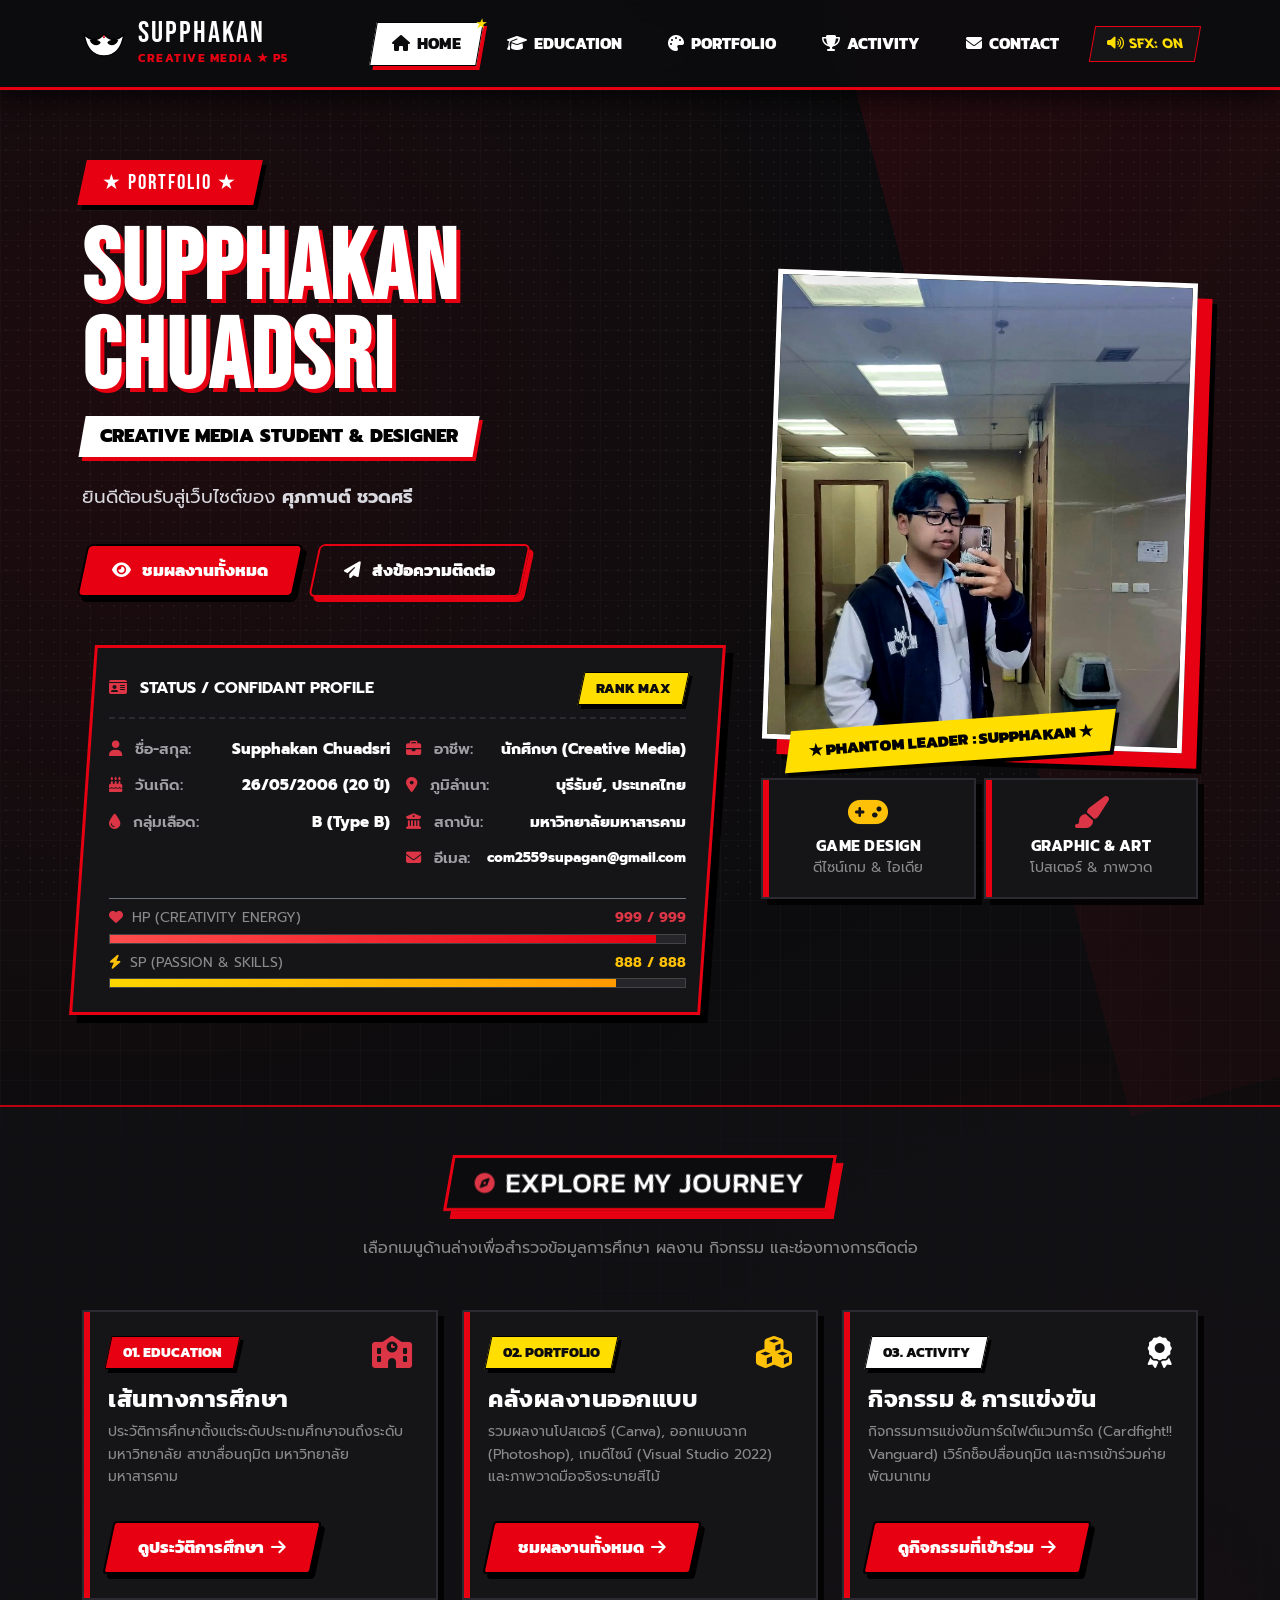
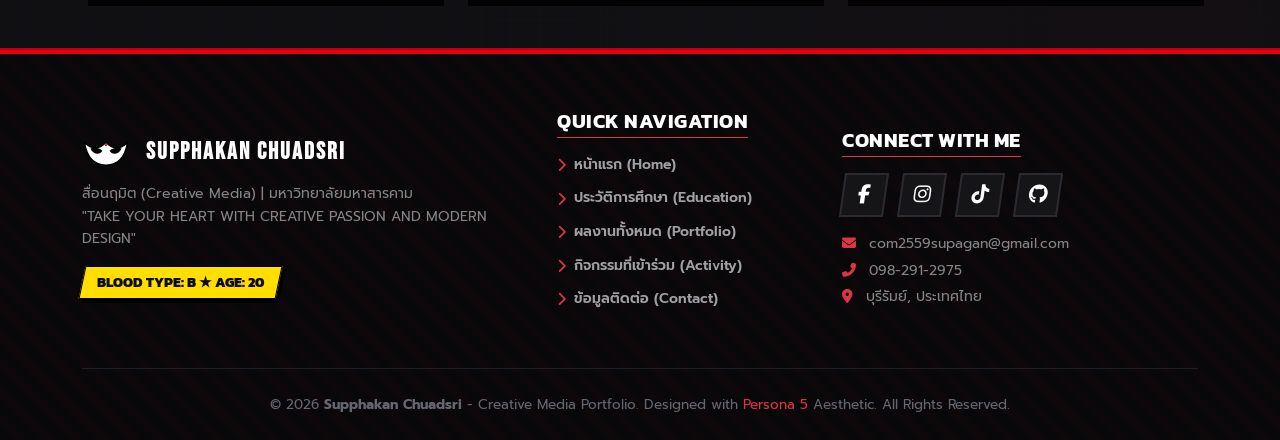
<file: index.html>
<!DOCTYPE html>
<html lang="th">
<head>
  <meta charset="UTF-8">
  <meta name="viewport" content="width=device-width, initial-scale=1.0">
  <title>Supphakan Chuadsri | Creative Media Portfolio - Persona 5 Theme</title>
  <meta name="description" content="พอร์ตโฟลิโอส่วนตัวของ Supphakan Chuadsri นักศึกษาสาขาสื่อนฤมิต (Creative Media) ในธีม Persona 5">
  
  <!-- Bootstrap 5 CSS -->
  <link href="https://cdn.jsdelivr.net/npm/bootstrap@5.3.3/dist/css/bootstrap.min.css" rel="stylesheet">
  
  <!-- Font Awesome 6 -->
  <link rel="stylesheet" href="https://cdnjs.cloudflare.com/ajax/libs/font-awesome/6.5.1/css/all.min.css">
  
  <!-- Google Fonts -->
  <link rel="preconnect" href="https://fonts.googleapis.com">
  <link rel="preconnect" href="https://fonts.gstatic.com" crossorigin>
  <link href="https://fonts.googleapis.com/css2?family=Bebas+Neue&family=Kanit:ital,wght@0,300;0,400;0,600;0,800;0,900;1,700;1,900&family=Prompt:ital,wght@0,300;0,400;0,600;0,700;1,400&display=swap" rel="stylesheet">
  
  <!-- Custom Persona 5 Stylesheet -->
  <link rel="stylesheet" href="assets/css/style.css">
</head>
<body>

  <!-- Halftone Dot Texture Background -->
  <div class="halftone-bg"></div>
  <div class="p5-slash-bg"></div>

  <!-- ========================================================================
       NAVIGATION BAR
       ======================================================================== -->
  <header>
    <nav class="navbar navbar-expand-lg p5-navbar">
      <div class="container">
        <!-- Brand / Persona Mask Logo -->
        <a class="navbar-brand navbar-brand-p5" href="index.html">
          <img src="assets/images/phantom-mask.svg" alt="Phantom Mask Logo" class="brand-mask-logo">
          <div class="brand-text">
            <span class="brand-name">SUPPHAKAN</span>
            <span class="brand-sub">CREATIVE MEDIA ★ P5</span>
          </div>
        </a>

        <!-- Mobile Menu Toggle Button -->
        <button class="navbar-toggler p5-toggler" type="button" data-bs-toggle="collapse" data-bs-target="#p5NavbarContent" aria-controls="p5NavbarContent" aria-expanded="false" aria-label="Toggle navigation">
          <i class="fas fa-bars fa-lg text-white"></i>
        </button>

        <!-- Nav Items -->
        <div class="collapse navbar-collapse justify-content-end" id="p5NavbarContent">
          <ul class="navbar-nav mb-2 mb-lg-0 align-items-lg-center">
            <li class="nav-item p5-nav-item">
              <a class="nav-link p5-nav-link active" href="index.html">
                <span><i class="fas fa-home me-1"></i> HOME</span>
              </a>
            </li>
            <li class="nav-item p5-nav-item">
              <a class="nav-link p5-nav-link" href="education.html">
                <span><i class="fas fa-graduation-cap me-1"></i> EDUCATION</span>
              </a>
            </li>
            <li class="nav-item p5-nav-item">
              <a class="nav-link p5-nav-link" href="portfolio.html">
                <span><i class="fas fa-palette me-1"></i> PORTFOLIO</span>
              </a>
            </li>
            <li class="nav-item p5-nav-item">
              <a class="nav-link p5-nav-link" href="activity.html">
                <span><i class="fas fa-trophy me-1"></i> ACTIVITY</span>
              </a>
            </li>
            <li class="nav-item p5-nav-item">
              <a class="nav-link p5-nav-link" href="contact.html">
                <span><i class="fas fa-envelope me-1"></i> CONTACT</span>
              </a>
            </li>
            <!-- Sound Effect Toggle Button -->
            <li class="nav-item mt-3 mt-lg-0">
              <button id="sfxToggleBtn" class="sfx-toggle-btn" title="เปิด/ปิด เสียงเอฟเฟกต์ Persona 5 UI">
                <span><i class="fas fa-volume-high me-1"></i> <span class="sfx-label">SFX: ON</span></span>
              </button>
            </li>
          </ul>
        </div>
      </div>
    </nav>
  </header>

  <!-- ========================================================================
       HERO / ABOUT ME SECTION
       ======================================================================== -->
  <main>
    <section class="hero-section">
      <div class="container">
        <div class="row align-items-center g-5">
          
          <!-- Left Column: Introduction & Bio -->
          <div class="col-lg-7">
            <div class="hero-calling-card-badge">
              <span>★ PORTFOLIO ★</span>
            </div>
            
            <h1 class="hero-name-hero text-uppercase">
              SUPPHAKAN<br>
              <span class="text-white">CHUADSRI</span>
            </h1>

            <div class="hero-role-badge">
              <span>CREATIVE MEDIA STUDENT & DESIGNER</span>
            </div>

            <p class="hero-bio-lead">
              ยินดีต้อนรับสู่เว็บไซต์ของ <strong>ศุภกานต์ ชวดศรี</strong> 
            </p>

            <!-- Persona 5 Calling Action Buttons -->
            <div class="d-flex flex-wrap gap-3 mb-5">
              <a href="portfolio.html" class="btn btn-p5">
                <span><i class="fas fa-eye me-2"></i> ชมผลงานทั้งหมด</span>
              </a>
              <a href="contact.html" class="btn btn-p5 btn-p5-outline">
                <span><i class="fas fa-paper-plane me-2"></i> ส่งข้อความติดต่อ</span>
              </a>
            </div>

            <!-- Quick Personal Info Grid (Persona 5 HUD Style) -->
            <div class="p5-hud-container">
              <div class="p5-hud-inner">
                <div class="p5-hud-header">
                  <span class="fw-bold text-white"><i class="fas fa-id-card text-danger me-2"></i> STATUS / CONFIDANT PROFILE</span>
                  <span class="p5-badge p5-badge-yellow"><span>RANK MAX</span></span>
                </div>
                
                <div class="row g-3">
                  <div class="col-sm-6">
                    <div class="p5-stat-row">
                      <span class="p5-stat-label"><i class="fas fa-user me-2 text-danger"></i> ชื่อ-สกุล:</span>
                      <span class="p5-stat-val">Supphakan Chuadsri</span>
                    </div>
                    <div class="p5-stat-row">
                      <span class="p5-stat-label"><i class="fas fa-birthday-cake me-2 text-danger"></i> วันเกิด:</span>
                      <span class="p5-stat-val">26/05/2006 (20 ปี)</span>
                    </div>
                    <div class="p5-stat-row">
                      <span class="p5-stat-label"><i class="fas fa-tint me-2 text-danger"></i> กลุ่มเลือด:</span>
                      <span class="p5-stat-val">B (Type B)</span>
                    </div>
                  </div>

                  <div class="col-sm-6">
                    <div class="p5-stat-row">
                      <span class="p5-stat-label"><i class="fas fa-briefcase me-2 text-danger"></i> อาชีพ:</span>
                      <span class="p5-stat-val">นักศึกษา (Creative Media)</span>
                    </div>
                    <div class="p5-stat-row">
                      <span class="p5-stat-label"><i class="fas fa-map-marker-alt me-2 text-danger"></i> ภูมิลำเนา:</span>
                      <span class="p5-stat-val">บุรีรัมย์, ประเทศไทย</span>
                    </div>
                    <div class="p5-stat-row">
                      <span class="p5-stat-label"><i class="fas fa-university me-2 text-danger"></i> สถาบัน:</span>
                      <span class="p5-stat-val">มหาวิทยาลัยมหาสารคาม</span>
                    </div>
                    <div class="p5-stat-row">
                      <span class="p5-stat-label"><i class="fas fa-envelope me-2 text-danger"></i> อีเมล:</span>
                      <span class="p5-stat-val" style="font-size: 0.85rem;">com2559supagan@gmail.com</span>
                    </div>
                  </div>
                </div>

                <!-- Persona 5 Creative Energy Gauges -->
                <div class="mt-3 pt-2 border-top border-secondary">
                  <div class="d-flex justify-content-between text-xs mb-1">
                    <span class="small text-white-50"><i class="fas fa-heart text-danger me-1"></i> HP (CREATIVITY ENERGY)</span>
                    <span class="small text-danger fw-bold">999 / 999</span>
                  </div>
                  <div class="p5-meter mb-2">
                    <div class="p5-meter-fill-hp"></div>
                  </div>

                  <div class="d-flex justify-content-between text-xs mb-1">
                    <span class="small text-white-50"><i class="fas fa-bolt text-warning me-1"></i> SP (PASSION & SKILLS)</span>
                    <span class="small text-warning fw-bold">888 / 888</span>
                  </div>
                  <div class="p5-meter">
                    <div class="p5-meter-fill-sp"></div>
                  </div>
                </div>

              </div>
            </div>

          </div>

          <!-- Right Column: Stylized Persona Profile Photo Frame -->
          <div class="col-lg-5">
            <div class="p5-avatar-wrapper text-center">
              <div class="p5-avatar-frame">
                <img src="assets/images/my.jpeg" alt="Supphakan Chuadsri Profile Photo" class="img-fluid">
              </div>
              <div class="p5-avatar-badge-bottom">
                <span>★ PHANTOM LEADER : SUPPHAKAN ★</span>
              </div>
            </div>

            <!-- Mini Skill Highlights -->
            <div class="row g-2 mt-4">
              <div class="col-6">
                <div class="p5-card p-3 text-center">
                  <i class="fas fa-gamepad fa-2x text-warning mb-2"></i>
                  <h6 class="mb-0 fw-bold">GAME DESIGN</h6>
                  <small class="text-white-50">ดีไซน์เกม & ไอเดีย</small>
                </div>
              </div>
              <div class="col-6">
                <div class="p5-card p-3 text-center">
                  <i class="fas fa-paint-brush fa-2x text-danger mb-2"></i>
                  <h6 class="mb-0 fw-bold">GRAPHIC & ART</h6>
                  <small class="text-white-50">โปสเตอร์ & ภาพวาด</small>
                </div>
              </div>
            </div>

          </div>

        </div>
      </div>
    </section>

    <!-- ======================================================================
         FEATURED PREVIEW SECTION (Persona 5 Calling Card Highlights)
         ====================================================================== -->
    <section class="py-5" style="background: rgba(18, 18, 22, 0.7); border-top: 2px solid var(--p5-red-dark); border-bottom: 2px solid var(--p5-red-dark);">
      <div class="container">
        
        <div class="text-center mb-5">
          <div class="p5-ribbon-title">
            <div class="inner">
              <i class="fas fa-compass text-danger fa-lg"></i>
              <h2 class="h3 mb-0 text-white text-uppercase">EXPLORE MY JOURNEY</h2>
            </div>
          </div>
          <p class="text-white-50">เลือกเมนูด้านล่างเพื่อสำรวจข้อมูลการศึกษา ผลงาน กิจกรรม และช่องทางการติดต่อ</p>
        </div>

        <div class="row g-4">
          <!-- Card 1: Education -->
          <div class="col-md-4">
            <div class="p5-card p-4 h-100 d-flex flex-column justify-content-between">
              <div>
                <div class="d-flex justify-content-between align-items-center mb-3">
                  <span class="p5-badge"><span>01. EDUCATION</span></span>
                  <i class="fas fa-school fa-2x text-danger"></i>
                </div>
                <h4 class="text-white fw-bold mb-2">เส้นทางการศึกษา</h4>
                <p class="text-white-50 small">
                  ประวัติการศึกษาตั้งแต่ระดับประถมศึกษาจนถึงระดับมหาวิทยาลัย สาขาสื่อนฤมิต มหาวิทยาลัยมหาสารคาม
                </p>
              </div>
              <a href="education.html" class="btn btn-p5 btn-sm mt-3 align-self-start">
                <span>ดูประวัติการศึกษา <i class="fas fa-arrow-right ms-1"></i></span>
              </a>
            </div>
          </div>

          <!-- Card 2: Portfolio -->
          <div class="col-md-4">
            <div class="p5-card p-4 h-100 d-flex flex-column justify-content-between">
              <div>
                <div class="d-flex justify-content-between align-items-center mb-3">
                  <span class="p5-badge p5-badge-yellow"><span>02. PORTFOLIO</span></span>
                  <i class="fas fa-cubes fa-2x text-warning"></i>
                </div>
                <h4 class="text-white fw-bold mb-2">คลังผลงานออกแบบ</h4>
                <p class="text-white-50 small">
                  รวมผลงานโปสเตอร์ (Canva), ออกแบบฉาก (Photoshop), เกมดีไซน์ (Visual Studio 2022) และภาพวาดมือจริงระบายสีไม้
                </p>
              </div>
              <a href="portfolio.html" class="btn btn-p5 btn-sm mt-3 align-self-start">
                <span>ชมผลงานทั้งหมด <i class="fas fa-arrow-right ms-1"></i></span>
              </a>
            </div>
          </div>

          <!-- Card 3: Activity -->
          <div class="col-md-4">
            <div class="p5-card p-4 h-100 d-flex flex-column justify-content-between">
              <div>
                <div class="d-flex justify-content-between align-items-center mb-3">
                  <span class="p5-badge p5-badge-white"><span>03. ACTIVITY</span></span>
                  <i class="fas fa-award fa-2x text-white"></i>
                </div>
                <h4 class="text-white fw-bold mb-2">กิจกรรม & การแข่งขัน</h4>
                <p class="text-white-50 small">
                  กิจกรรมการแข่งขันการ์ดไฟต์แวนการ์ด (Cardfight!! Vanguard) เวิร์กช็อปสื่อนฤมิต และการเข้าร่วมค่ายพัฒนาเกม
                </p>
              </div>
              <a href="activity.html" class="btn btn-p5 btn-sm mt-3 align-self-start">
                <span>ดูกิจกรรมที่เข้าร่วม <i class="fas fa-arrow-right ms-1"></i></span>
              </a>
            </div>
          </div>
        </div>

      </div>
    </section>
  </main>

  <!-- ========================================================================
       FOOTER (Standardized across all pages)
       ======================================================================== -->
  <footer class="p5-footer">
    <div class="container position-relative">
      <div class="row g-4 align-items-center">
        
        <!-- Left: Brand & Motto -->
        <div class="col-lg-5 text-center text-lg-start">
          <div class="d-flex align-items-center justify-content-center justify-content-lg-start gap-3 mb-3">
            <img src="assets/images/phantom-mask.svg" alt="Phantom Mask" style="width: 48px; height: 30px;">
            <span class="h4 mb-0 fw-bold" style="font-family: var(--font-p5-heading); letter-spacing: 2px;">SUPPHAKAN CHUADSRI</span>
          </div>
          <p class="text-white-50 small mb-3">
            สื่อนฤมิต (Creative Media) | มหาวิทยาลัยมหาสารคาม<br>
            "TAKE YOUR HEART WITH CREATIVE PASSION AND MODERN DESIGN"
          </p>
          <div class="d-flex justify-content-center justify-content-lg-start">
            <span class="p5-badge p5-badge-yellow"><span>BLOOD TYPE: B ★ AGE: 20</span></span>
          </div>
        </div>

        <!-- Center: Quick Links -->
        <div class="col-lg-3 text-center text-lg-start">
          <h5 class="text-white fw-bold mb-3 border-bottom border-danger pb-1 d-inline-block">QUICK NAVIGATION</h5>
          <ul class="footer-nav-list small">
            <li><a href="index.html"><i class="fas fa-chevron-right text-danger"></i> หน้าแรก (Home)</a></li>
            <li><a href="education.html"><i class="fas fa-chevron-right text-danger"></i> ประวัติการศึกษา (Education)</a></li>
            <li><a href="portfolio.html"><i class="fas fa-chevron-right text-danger"></i> ผลงานทั้งหมด (Portfolio)</a></li>
            <li><a href="activity.html"><i class="fas fa-chevron-right text-danger"></i> กิจกรรมที่เข้าร่วม (Activity)</a></li>
            <li><a href="contact.html"><i class="fas fa-chevron-right text-danger"></i> ข้อมูลติดต่อ (Contact)</a></li>
          </ul>
        </div>

        <!-- Right: Social Links & Contact Summary -->
        <div class="col-lg-4 text-center text-lg-start">
          <h5 class="text-white fw-bold mb-3 border-bottom border-danger pb-1 d-inline-block">CONNECT WITH ME</h5>
          <div class="mb-3">
            <a href="https://www.facebook.com" target="_blank" class="footer-social-link" title="Facebook: Kan Suppha">
              <i class="fab fa-facebook-f"></i>
            </a>
            <a href="https://www.instagram.com/benfil._.mmmmmmmmmmmmmmmmmmmmm" target="_blank" class="footer-social-link" title="IG: benfil._.mmmmmmmmmmmmmmmmmmmmm">
              <i class="fab fa-instagram"></i>
            </a>
            <a href="https://www.tiktok.com/@ForFilmmmmmmmmmmmmmmmmmmmm" target="_blank" class="footer-social-link" title="TikTok: ForFilmmmmmmmmmmmmmmmmmmmm">
              <i class="fab fa-tiktok"></i>
            </a>
            <a href="https://github.com/com2559supagan-dot" target="_blank" class="footer-social-link" title="GitHub">
              <i class="fab fa-github"></i>
            </a>
          </div>
          <p class="text-white-50 small mb-1">
            <i class="fas fa-envelope text-danger me-2"></i> com2559supagan@gmail.com
          </p>
          <p class="text-white-50 small mb-1">
            <i class="fas fa-phone-alt text-danger me-2"></i> 098-291-2975
          </p>
          <p class="text-white-50 small mb-0">
            <i class="fas fa-map-marker-alt text-danger me-2"></i> บุรีรัมย์, ประเทศไทย
          </p>
        </div>

      </div>

      <!-- Copyright Bar -->
      <div class="footer-bottom">
        <p class="mb-0">
          &copy; 2026 <strong>Supphakan Chuadsri</strong> - Creative Media Portfolio. Designed with 
          <span class="text-danger">Persona 5</span> Aesthetic. All Rights Reserved.
        </p>
      </div>

    </div>
  </footer>

  <!-- Bootstrap 5 JS Bundle -->
  <script src="https://cdn.jsdelivr.net/npm/bootstrap@5.3.3/dist/js/bootstrap.bundle.min.js"></script>
  <!-- Custom JS -->
  <script src="assets/js/main.js"></script>
</body>
</html>
</file>
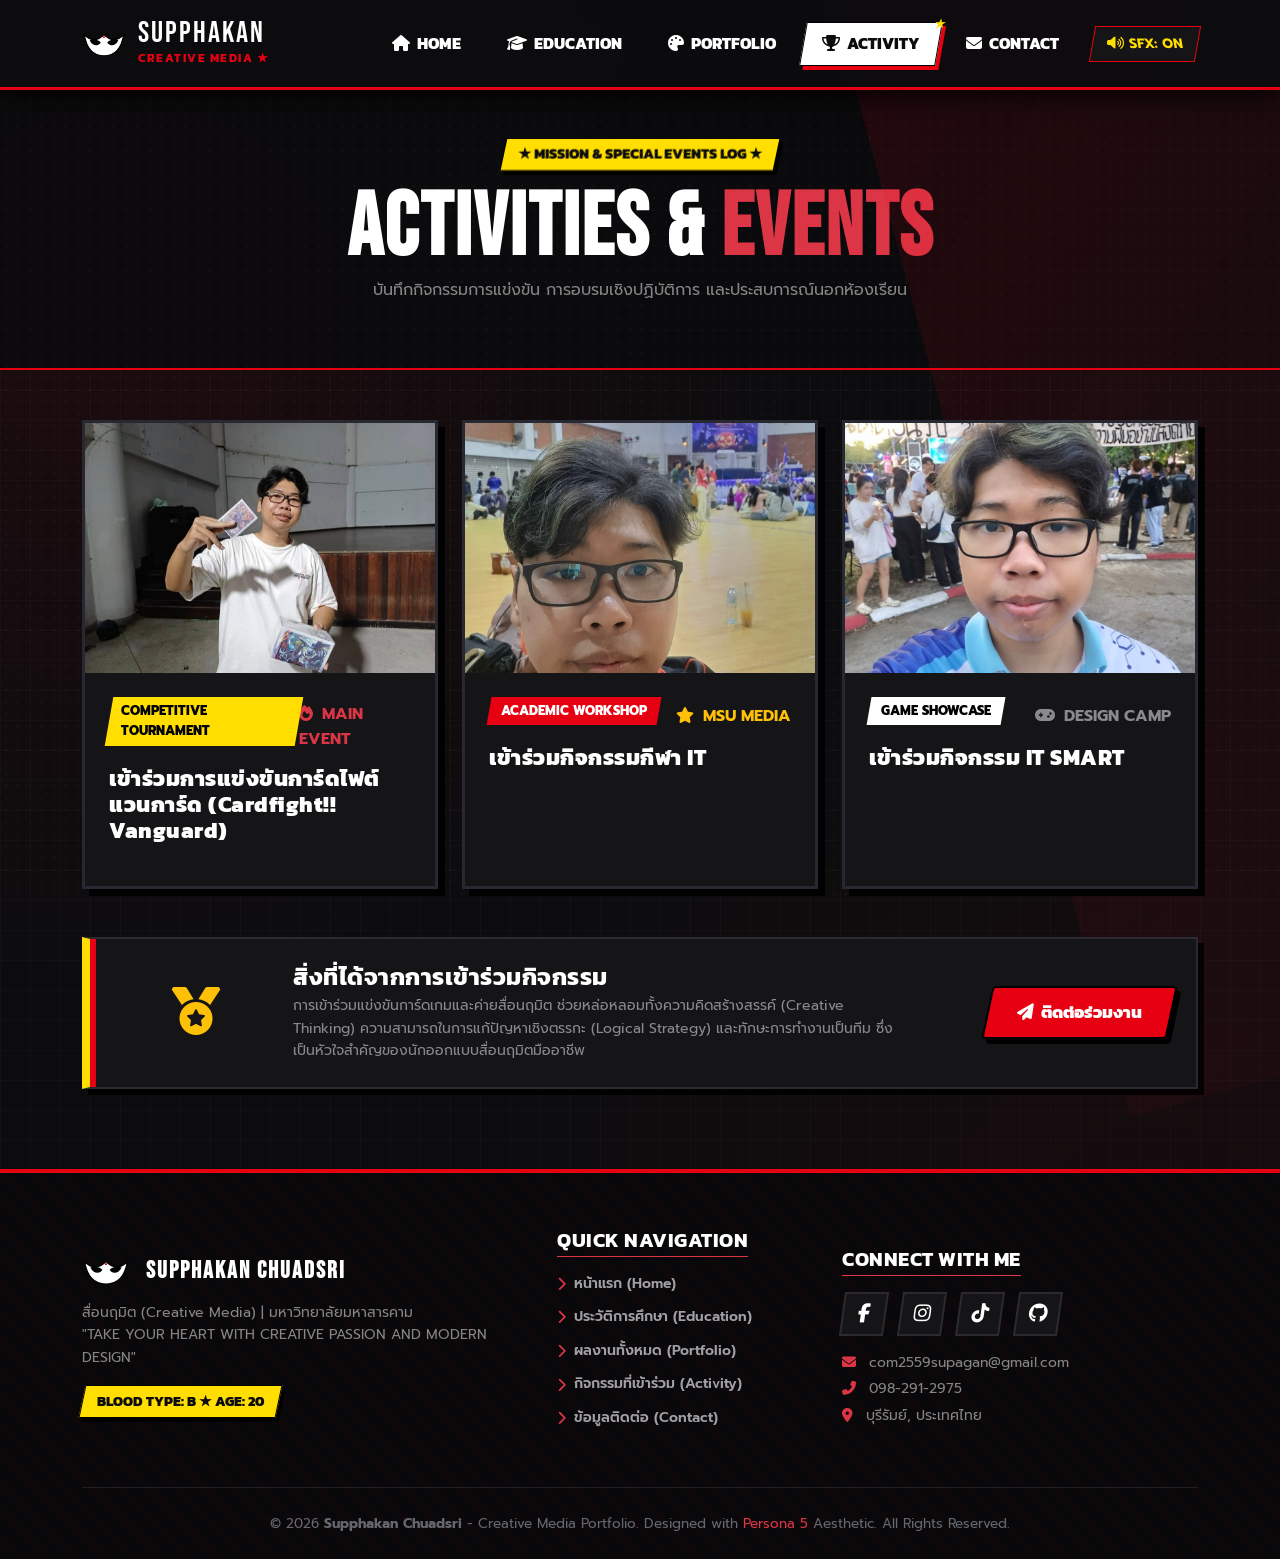
<file: activity.html>
<!DOCTYPE html>
<html lang="th">
<head>
  <meta charset="UTF-8">
  <meta name="viewport" content="width=device-width, initial-scale=1.0">
  <title>Activities & Workshops | Supphakan Chuadsri - Persona 5 Theme</title>
  <meta name="description" content="กิจกรรม การแข่งขันการ์ดไฟต์แวนการ์ด และการอบรมเชิงปฏิบัติการของ Supphakan Chuadsri - สื่อนฤมิต">
  
  <!-- Bootstrap 5 CSS -->
  <link href="https://cdn.jsdelivr.net/npm/bootstrap@5.3.3/dist/css/bootstrap.min.css" rel="stylesheet">
  
  <!-- Font Awesome 6 -->
  <link rel="stylesheet" href="https://cdnjs.cloudflare.com/ajax/libs/font-awesome/6.5.1/css/all.min.css">
  
  <!-- Google Fonts -->
  <link rel="preconnect" href="https://fonts.googleapis.com">
  <link rel="preconnect" href="https://fonts.gstatic.com" crossorigin>
  <link href="https://fonts.googleapis.com/css2?family=Bebas+Neue&family=Kanit:ital,wght@0,300;0,400;0,600;0,800;0,900;1,700;1,900&family=Prompt:ital,wght@0,300;0,400;0,600;0,700;1,400&display=swap" rel="stylesheet">
  
  <!-- Custom Persona 5 Stylesheet -->
  <link rel="stylesheet" href="assets/css/style.css">
</head>
<body>

  <!-- Halftone Dot Texture Background -->
  <div class="halftone-bg"></div>
  <div class="p5-slash-bg"></div>

  <!-- ========================================================================
       NAVIGATION BAR
       ======================================================================== -->
  <header>
    <nav class="navbar navbar-expand-lg p5-navbar">
      <div class="container">
        <!-- Brand / Persona Mask Logo -->
        <a class="navbar-brand navbar-brand-p5" href="index.html">
          <img src="assets/images/phantom-mask.svg" alt="Phantom Mask Logo" class="brand-mask-logo">
          <div class="brand-text">
            <span class="brand-name">SUPPHAKAN</span>
            <span class="brand-sub">CREATIVE MEDIA ★</span>
          </div>
        </a>

        <!-- Mobile Menu Toggle Button -->
        <button class="navbar-toggler p5-toggler" type="button" data-bs-toggle="collapse" data-bs-target="#p5NavbarContent" aria-controls="p5NavbarContent" aria-expanded="false" aria-label="Toggle navigation">
          <i class="fas fa-bars fa-lg text-white"></i>
        </button>

        <!-- Nav Items -->
        <div class="collapse navbar-collapse justify-content-end" id="p5NavbarContent">
          <ul class="navbar-nav mb-2 mb-lg-0 align-items-lg-center">
            <li class="nav-item p5-nav-item">
              <a class="nav-link p5-nav-link" href="index.html">
                <span><i class="fas fa-home me-1"></i> HOME</span>
              </a>
            </li>
            <li class="nav-item p5-nav-item">
              <a class="nav-link p5-nav-link" href="education.html">
                <span><i class="fas fa-graduation-cap me-1"></i> EDUCATION</span>
              </a>
            </li>
            <li class="nav-item p5-nav-item">
              <a class="nav-link p5-nav-link" href="portfolio.html">
                <span><i class="fas fa-palette me-1"></i> PORTFOLIO</span>
              </a>
            </li>
            <li class="nav-item p5-nav-item">
              <a class="nav-link p5-nav-link active" href="activity.html">
                <span><i class="fas fa-trophy me-1"></i> ACTIVITY</span>
              </a>
            </li>
            <li class="nav-item p5-nav-item">
              <a class="nav-link p5-nav-link" href="contact.html">
                <span><i class="fas fa-envelope me-1"></i> CONTACT</span>
              </a>
            </li>
            <!-- Sound Effect Toggle Button -->
            <li class="nav-item mt-3 mt-lg-0">
              <button id="sfxToggleBtn" class="sfx-toggle-btn" title="เปิด/ปิด เสียงเอฟเฟกต์ Persona 5 UI">
                <span><i class="fas fa-volume-high me-1"></i> <span class="sfx-label">SFX: ON</span></span>
              </button>
            </li>
          </ul>
        </div>
      </div>
    </nav>
  </header>

  <!-- ========================================================================
       PAGE HEADER BANNER
       ======================================================================== -->
  <main>
    <section class="py-5" style="border-bottom: 2px solid var(--p5-red); background: rgba(10, 10, 12, 0.85);">
      <div class="container text-center">
        <div class="p5-badge p5-badge-yellow mb-3">
          <span>★ MISSION & SPECIAL EVENTS LOG ★</span>
        </div>
        <h1 class="p5-display-title text-white mb-2">
          ACTIVITIES & <span class="text-danger">EVENTS</span>
        </h1>
        <p class="text-white-50 max-w-600 mx-auto">
          บันทึกกิจกรรมการแข่งขัน การอบรมเชิงปฏิบัติการ และประสบการณ์นอกห้องเรียน
        </p>
      </div>
    </section>

    <!-- ========================================================================
       ACTIVITIES GRID SECTION
       ======================================================================== -->
    <section class="activity-section">
      <div class="container">
        
        <div class="row g-4">
          
          <!-- ACTIVITY 1: CARDFIGHT VANGUARD TOURNAMENT -->
          <div class="col-lg-4 col-md-6">
            <div class="activity-card">
              <div class="activity-img-box">
                <img src="assets/images/activity.jpg" alt="การแข่งขันการ์ดไฟต์แวนการ์ด">
              </div>
              <div class="activity-body">
                <div>
                  <div class="d-flex justify-content-between align-items-center mb-2">
                    <span class="activity-date-badge"><span>COMPETITIVE TOURNAMENT</span></span>
                    <span class="text-danger fw-bold"><i class="fas fa-fire me-1"></i> MAIN EVENT</span>
                  </div>
                  <h3 class="activity-title">เข้าร่วมการแข่งขันการ์ดไฟต์ แวนการ์ด (Cardfight!! Vanguard)</h3>
                  <p class="activity-desc">
                    
                </div>
                
              </div>
            </div>
          </div>

          <!-- ACTIVITY 2: CREATIVE MEDIA WORKSHOP -->
          <div class="col-lg-4 col-md-6">
            <div class="activity-card">
              <div class="activity-img-box">
                <img src="assets/images/activity2.jpg" alt="Creative Media Workshop MSU">
              </div>
              <div class="activity-body">
                <div>
                  <div class="d-flex justify-content-between align-items-center mb-2">
                    <span class="activity-date-badge" style="background: var(--p5-red); color: #fff;"><span>ACADEMIC WORKSHOP</span></span>
                    <span class="text-warning fw-bold"><i class="fas fa-star me-1"></i> MSU MEDIA</span>
                  </div>
                  <h3 class="activity-title">เข้าร่วมกิจกรรมกีฬา IT </h3>
                  
                </div>
                
              </div>
            </div>
          </div>

          <!-- ACTIVITY 3: GAME DEV & JAM -->
          <div class="col-lg-4 col-md-6">
            <div class="activity-card">
              <div class="activity-img-box">
                <img src="assets/images/activity3.jpg" alt="Game Jam & Interactive Media">
              </div>
              <div class="activity-body">
                <div>
                  <div class="d-flex justify-content-between align-items-center mb-2">
                    <span class="activity-date-badge" style="background: #fff; color: #000;"><span>GAME SHOWCASE</span></span>
                    <span class="text-white-50 fw-bold"><i class="fas fa-gamepad me-1"></i> DESIGN CAMP</span>
                  </div>
                  <h3 class="activity-title">เข้าร่วมกิจกรรม IT SMART</h3>
                  
                </div>
                
              </div>
            </div>
          </div>

        </div>

        <!-- Persona 5 Activity Takeaway Banner -->
        <div class="mt-5 p-4 p5-card" style="border-left: 8px solid var(--p5-yellow);">
          <div class="row align-items-center g-3">
            <div class="col-md-2 text-center">
              <i class="fas fa-medal fa-3x text-warning"></i>
            </div>
            <div class="col-md-7">
              <h4 class="text-white fw-bold mb-1">สิ่งที่ได้จากการเข้าร่วมกิจกรรม</h4>
              <p class="text-white-50 mb-0 small">
                การเข้าร่วมแข่งขันการ์ดเกมและค่ายสื่อนฤมิต ช่วยหล่อหลอมทั้งความคิดสร้างสรรค์ (Creative Thinking) ความสามารถในการแก้ปัญหาเชิงตรรกะ (Logical Strategy) และทักษะการทำงานเป็นทีม ซึ่งเป็นหัวใจสำคัญของนักออกแบบสื่อนฤมิตมืออาชีพ
              </p>
            </div>
            <div class="col-md-3 text-md-end text-center">
              <a href="contact.html" class="btn btn-p5 btn-sm">
                <span><i class="fas fa-paper-plane me-1"></i> ติดต่อร่วมงาน</span>
              </a>
            </div>
          </div>
        </div>

      </div>
    </section>
  </main>

  <!-- ========================================================================
       FOOTER (Standardized across all pages)
       ======================================================================== -->
  <footer class="p5-footer">
    <div class="container position-relative">
      <div class="row g-4 align-items-center">
        
        <!-- Left: Brand & Motto -->
        <div class="col-lg-5 text-center text-lg-start">
          <div class="d-flex align-items-center justify-content-center justify-content-lg-start gap-3 mb-3">
            <img src="assets/images/phantom-mask.svg" alt="Phantom Mask" style="width: 48px; height: 30px;">
            <span class="h4 mb-0 fw-bold" style="font-family: var(--font-p5-heading); letter-spacing: 2px;">SUPPHAKAN CHUADSRI</span>
          </div>
          <p class="text-white-50 small mb-3">
            สื่อนฤมิต (Creative Media) | มหาวิทยาลัยมหาสารคาม<br>
            "TAKE YOUR HEART WITH CREATIVE PASSION AND MODERN DESIGN"
          </p>
          <div class="d-flex justify-content-center justify-content-lg-start">
            <span class="p5-badge p5-badge-yellow"><span>BLOOD TYPE: B ★ AGE: 20</span></span>
          </div>
        </div>

        <!-- Center: Quick Links -->
        <div class="col-lg-3 text-center text-lg-start">
          <h5 class="text-white fw-bold mb-3 border-bottom border-danger pb-1 d-inline-block">QUICK NAVIGATION</h5>
          <ul class="footer-nav-list small">
            <li><a href="index.html"><i class="fas fa-chevron-right text-danger"></i> หน้าแรก (Home)</a></li>
            <li><a href="education.html"><i class="fas fa-chevron-right text-danger"></i> ประวัติการศึกษา (Education)</a></li>
            <li><a href="portfolio.html"><i class="fas fa-chevron-right text-danger"></i> ผลงานทั้งหมด (Portfolio)</a></li>
            <li><a href="activity.html"><i class="fas fa-chevron-right text-danger"></i> กิจกรรมที่เข้าร่วม (Activity)</a></li>
            <li><a href="contact.html"><i class="fas fa-chevron-right text-danger"></i> ข้อมูลติดต่อ (Contact)</a></li>
          </ul>
        </div>

        <!-- Right: Social Links & Contact Summary -->
        <div class="col-lg-4 text-center text-lg-start">
          <h5 class="text-white fw-bold mb-3 border-bottom border-danger pb-1 d-inline-block">CONNECT WITH ME</h5>
          <div class="mb-3">
            <a href="https://www.facebook.com" target="_blank" class="footer-social-link" title="Facebook: Kan Suppha">
              <i class="fab fa-facebook-f"></i>
            </a>
            <a href="https://www.instagram.com/benfil._.mmmmmmmmmmmmmmmmmmmmm" target="_blank" class="footer-social-link" title="IG: benfil._.mmmmmmmmmmmmmmmmmmmmm">
              <i class="fab fa-instagram"></i>
            </a>
            <a href="https://www.tiktok.com/@ForFilmmmmmmmmmmmmmmmmmmmm" target="_blank" class="footer-social-link" title="TikTok: ForFilmmmmmmmmmmmmmmmmmmmm">
              <i class="fab fa-tiktok"></i>
            </a>
            <a href="https://github.com/com2559supagan-dot" target="_blank" class="footer-social-link" title="GitHub">
              <i class="fab fa-github"></i>
            </a>
          </div>
          <p class="text-white-50 small mb-1">
            <i class="fas fa-envelope text-danger me-2"></i> com2559supagan@gmail.com
          </p>
          <p class="text-white-50 small mb-1">
            <i class="fas fa-phone-alt text-danger me-2"></i> 098-291-2975
          </p>
          <p class="text-white-50 small mb-0">
            <i class="fas fa-map-marker-alt text-danger me-2"></i> บุรีรัมย์, ประเทศไทย
          </p>
        </div>

      </div>

      <!-- Copyright Bar -->
      <div class="footer-bottom">
        <p class="mb-0">
          &copy; 2026 <strong>Supphakan Chuadsri</strong> - Creative Media Portfolio. Designed with 
          <span class="text-danger">Persona 5</span> Aesthetic. All Rights Reserved.
        </p>
      </div>

    </div>
  </footer>

  <!-- Bootstrap 5 JS Bundle -->
  <script src="https://cdn.jsdelivr.net/npm/bootstrap@5.3.3/dist/js/bootstrap.bundle.min.js"></script>
  <!-- Custom JS -->
  <script src="assets/js/main.js"></script>
</body>
</html>
</file>
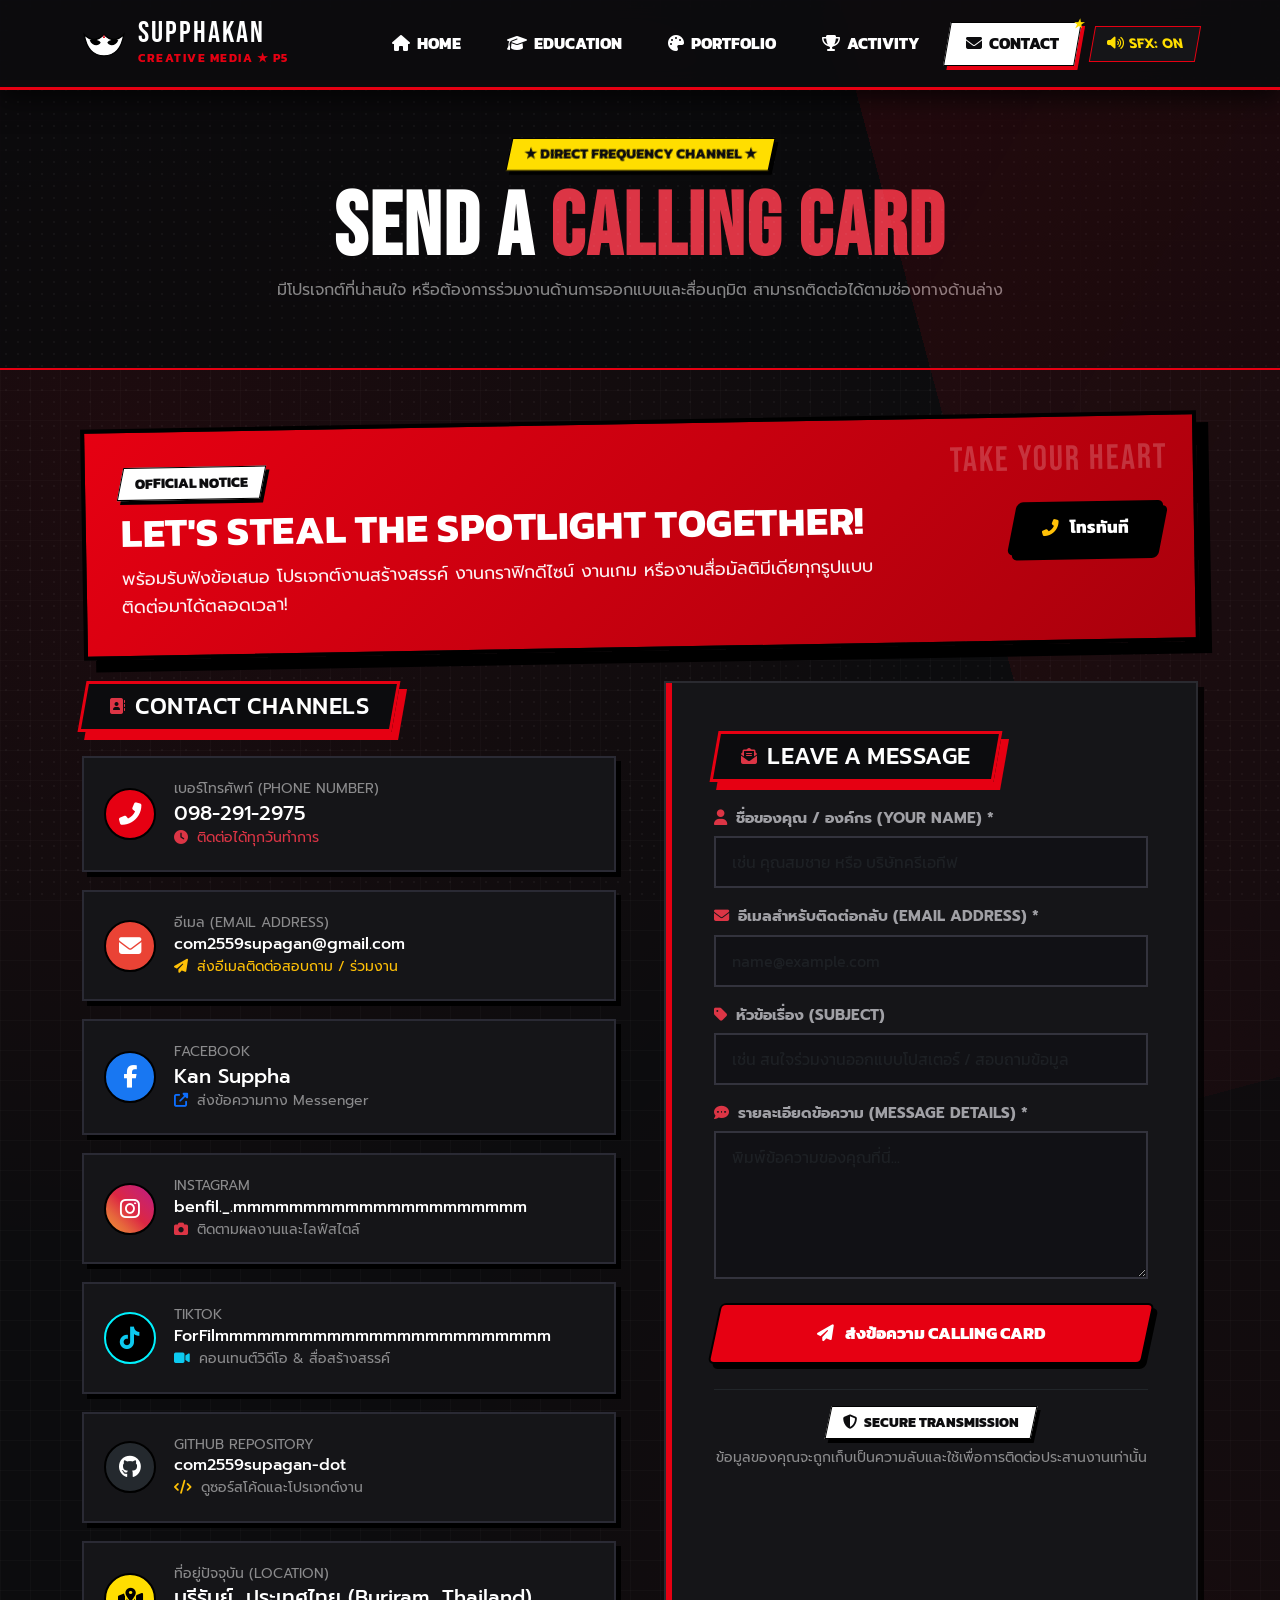
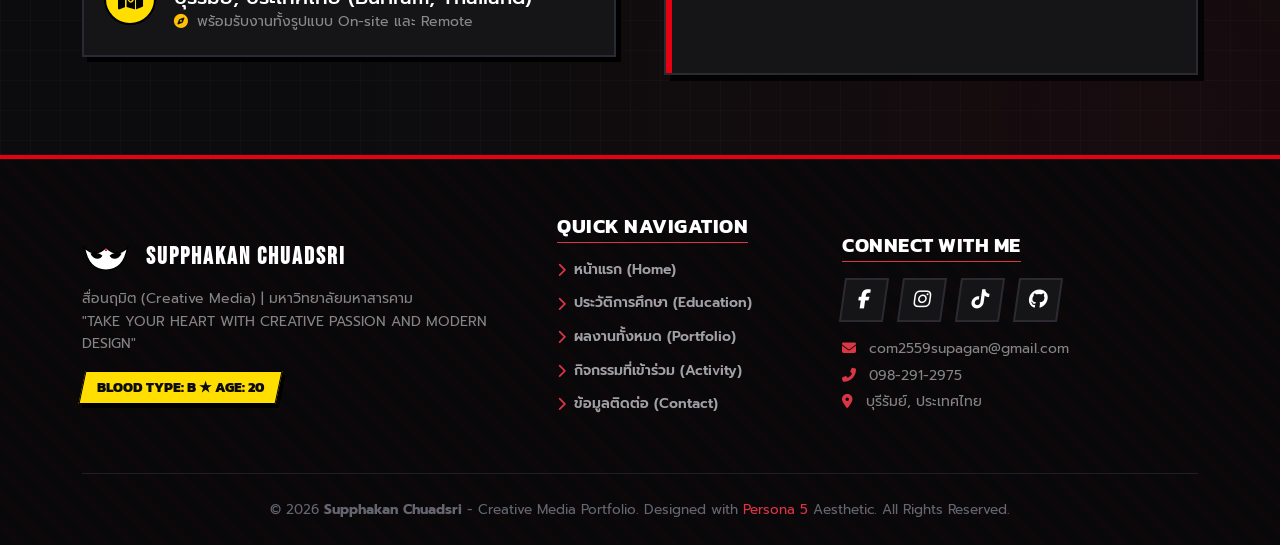
<file: contact.html>
<!DOCTYPE html>
<html lang="th">
<head>
  <meta charset="UTF-8">
  <meta name="viewport" content="width=device-width, initial-scale=1.0">
  <title>Contact Me | Supphakan Chuadsri - Persona 5 Theme</title>
  <meta name="description" content="ช่องทางการติดต่อ Supphakan Chuadsri - โทรศัพท์, Facebook, Instagram, TikTok, GitHub และที่อยู่บุรีรัมย์ ประเทศไทย">
  
  <!-- Bootstrap 5 CSS -->
  <link href="https://cdn.jsdelivr.net/npm/bootstrap@5.3.3/dist/css/bootstrap.min.css" rel="stylesheet">
  
  <!-- Font Awesome 6 -->
  <link rel="stylesheet" href="https://cdnjs.cloudflare.com/ajax/libs/font-awesome/6.5.1/css/all.min.css">
  
  <!-- Google Fonts -->
  <link rel="preconnect" href="https://fonts.googleapis.com">
  <link rel="preconnect" href="https://fonts.gstatic.com" crossorigin>
  <link href="https://fonts.googleapis.com/css2?family=Bebas+Neue&family=Kanit:ital,wght@0,300;0,400;0,600;0,800;0,900;1,700;1,900&family=Prompt:ital,wght@0,300;0,400;0,600;0,700;1,400&display=swap" rel="stylesheet">
  
  <!-- Custom Persona 5 Stylesheet -->
  <link rel="stylesheet" href="assets/css/style.css">
</head>
<body>

  <!-- Halftone Dot Texture Background -->
  <div class="halftone-bg"></div>
  <div class="p5-slash-bg"></div>

  <!-- ========================================================================
       NAVIGATION BAR
       ======================================================================== -->
  <header>
    <nav class="navbar navbar-expand-lg p5-navbar">
      <div class="container">
        <!-- Brand / Persona Mask Logo -->
        <a class="navbar-brand navbar-brand-p5" href="index.html">
          <img src="assets/images/phantom-mask.svg" alt="Phantom Mask Logo" class="brand-mask-logo">
          <div class="brand-text">
            <span class="brand-name">SUPPHAKAN</span>
            <span class="brand-sub">CREATIVE MEDIA ★ P5</span>
          </div>
        </a>

        <!-- Mobile Menu Toggle Button -->
        <button class="navbar-toggler p5-toggler" type="button" data-bs-toggle="collapse" data-bs-target="#p5NavbarContent" aria-controls="p5NavbarContent" aria-expanded="false" aria-label="Toggle navigation">
          <i class="fas fa-bars fa-lg text-white"></i>
        </button>

        <!-- Nav Items -->
        <div class="collapse navbar-collapse justify-content-end" id="p5NavbarContent">
          <ul class="navbar-nav mb-2 mb-lg-0 align-items-lg-center">
            <li class="nav-item p5-nav-item">
              <a class="nav-link p5-nav-link" href="index.html">
                <span><i class="fas fa-home me-1"></i> HOME</span>
              </a>
            </li>
            <li class="nav-item p5-nav-item">
              <a class="nav-link p5-nav-link" href="education.html">
                <span><i class="fas fa-graduation-cap me-1"></i> EDUCATION</span>
              </a>
            </li>
            <li class="nav-item p5-nav-item">
              <a class="nav-link p5-nav-link" href="portfolio.html">
                <span><i class="fas fa-palette me-1"></i> PORTFOLIO</span>
              </a>
            </li>
            <li class="nav-item p5-nav-item">
              <a class="nav-link p5-nav-link" href="activity.html">
                <span><i class="fas fa-trophy me-1"></i> ACTIVITY</span>
              </a>
            </li>
            <li class="nav-item p5-nav-item">
              <a class="nav-link p5-nav-link active" href="contact.html">
                <span><i class="fas fa-envelope me-1"></i> CONTACT</span>
              </a>
            </li>
            <!-- Sound Effect Toggle Button -->
            <li class="nav-item mt-3 mt-lg-0">
              <button id="sfxToggleBtn" class="sfx-toggle-btn" title="เปิด/ปิด เสียงเอฟเฟกต์ Persona 5 UI">
                <span><i class="fas fa-volume-high me-1"></i> <span class="sfx-label">SFX: ON</span></span>
              </button>
            </li>
          </ul>
        </div>
      </div>
    </nav>
  </header>

  <!-- ========================================================================
       PAGE HEADER BANNER
       ======================================================================== -->
  <main>
    <section class="py-5" style="border-bottom: 2px solid var(--p5-red); background: rgba(10, 10, 12, 0.85);">
      <div class="container text-center">
        <div class="p5-badge p5-badge-yellow mb-3">
          <span>★ DIRECT FREQUENCY CHANNEL ★</span>
        </div>
        <h1 class="p5-display-title text-white mb-2">
          SEND A <span class="text-danger">CALLING CARD</span>
        </h1>
        <p class="text-white-50 max-w-600 mx-auto">
          มีโปรเจกต์ที่น่าสนใจ หรือต้องการร่วมงานด้านการออกแบบและสื่อนฤมิต สามารถติดต่อได้ตามช่องทางด้านล่าง
        </p>
      </div>
    </section>

    <!-- ========================================================================
       CONTACT MAIN SECTION
       ======================================================================== -->
    <section class="contact-section">
      <div class="container">
        
        <!-- Calling Card Banner -->
        <div class="calling-card-box">
          <div class="row align-items-center">
            <div class="col-lg-9">
              <span class="p5-badge p5-badge-white mb-2"><span>OFFICIAL NOTICE</span></span>
              <h2 class="h1 fw-bold text-white mb-2">LET'S STEAL THE SPOTLIGHT TOGETHER!</h2>
              <p class="mb-0 text-white" style="font-size: 1.1rem; opacity: 0.95;">
                พร้อมรับฟังข้อเสนอ โปรเจกต์งานสร้างสรรค์ งานกราฟิกดีไซน์ งานเกม หรืองานสื่อมัลติมีเดียทุกรูปแบบ ติดต่อมาได้ตลอดเวลา!
              </p>
            </div>
            <div class="col-lg-3 text-lg-end mt-4 mt-lg-0">
              <a href="tel:0982912975" class="btn btn-p5" style="background: #000; color: #fff;">
                <span><i class="fas fa-phone-alt me-2 text-warning"></i> โทรทันที</span>
              </a>
            </div>
          </div>
        </div>

        <div class="row g-5">
          
          <!-- LEFT COLUMN: Contact Channels & Socials -->
          <div class="col-lg-6">
            <div class="p5-ribbon-title mb-4">
              <div class="inner">
                <i class="fas fa-address-book text-danger"></i>
                <h3 class="h4 mb-0 text-white">CONTACT CHANNELS</h3>
              </div>
            </div>

            <!-- Phone Card -->
            <a href="tel:0982912975" class="contact-method-card text-decoration-none">
              <div class="contact-icon-circle">
                <i class="fas fa-phone-alt"></i>
              </div>
              <div>
                <span class="text-white-50 small d-block">เบอร์โทรศัพท์ (PHONE NUMBER)</span>
                <strong class="text-white h5 mb-0 d-block">098-291-2975</strong>
                <span class="text-danger small"><i class="fas fa-clock me-1"></i> ติดต่อได้ทุกวันทำการ</span>
              </div>
            </a>

            <!-- Email Card -->
            <a href="mailto:com2559supagan@gmail.com" class="contact-method-card text-decoration-none">
              <div class="contact-icon-circle" style="background: #ea4335;">
                <i class="fas fa-envelope"></i>
              </div>
              <div>
                <span class="text-white-50 small d-block">อีเมล (EMAIL ADDRESS)</span>
                <strong class="text-white h6 mb-0 d-block text-break">com2559supagan@gmail.com</strong>
                <span class="text-warning small"><i class="fas fa-paper-plane me-1"></i> ส่งอีเมลติดต่อสอบถาม / ร่วมงาน</span>
              </div>
            </a>

            <!-- Facebook Card -->
            <a href="https://www.facebook.com/share/1K2YZcXMnz/" target="_blank" rel="noopener noreferrer" class="contact-method-card text-decoration-none">
              <div class="contact-icon-circle" style="background: #1877f2;">
                <i class="fab fa-facebook-f"></i>
              </div>
              <div>
                <span class="text-white-50 small d-block">FACEBOOK</span>
                <strong class="text-white h5 mb-0 d-block">Kan Suppha</strong>
                <span class="text-white-50 small"><i class="fas fa-external-link-alt me-1 text-primary"></i> ส่งข้อความทาง Messenger</span>
              </div>
            </a>

            <!-- Instagram Card -->
            <a href="https://l.facebook.com/l.php?u=https%3A%2F%2Fwww.instagram.com%2Fbenfil._.mmmmmmmmmmmmmmmmmmmmm%3Figsh%3DdHJrYTl2eGJ0Y3h5%26fbclid%3DIwZXh0bgNhZW0CMTAAcGRvZgVicmlkETFGd3BUc2g1RFVuZENRUTI3c3J0YwZhcHBfaWQQMjIyMDM5MTc4ODIwMDg5MgABHkztnVWrwVk4eejMJuJvRzNoZsINc_e3xQqE1Y6vppwSt_w5-6vOcOtozaw3_aem_2hLmL9M-DeaOQDaM8Mx9pg&h=AUBAU3LNmJ9bDZa0oICUCz3wIDrm5znEV5xpU3MYQEhfIdJ1Vh_OxhuvqguG1dH5EODaUhk1aHw4tAn2EqUCjHYrOL7Eak_hVePVdOoki7k4qv1QSbzA9_E3lfuO22f-vWt48g" target="_blank" rel="noopener noreferrer" class="contact-method-card text-decoration-none">
              <div class="contact-icon-circle" style="background: linear-gradient(45deg, #f09433, #e6683c, #dc2743, #cc2366, #bc1888);">
                <i class="fab fa-instagram"></i>
              </div>
              <div>
                <span class="text-white-50 small d-block">INSTAGRAM</span>
                <strong class="text-white h6 mb-0 d-block text-break">benfil._.mmmmmmmmmmmmmmmmmmmmm</strong>
                <span class="text-white-50 small"><i class="fas fa-camera text-danger me-1"></i> ติดตามผลงานและไลฟ์สไตล์</span>
              </div>
            </a>

            <!-- TikTok Card -->
            <a href="https://l.facebook.com/l.php?u=https%3A%2F%2Fwww.tiktok.com%2F%40kansupphaaaaaaaaaaaaaaaa%3F_r%3D1%26_t%3DZS-98qv9SnRt36%26fbclid%3DIwZXh0bgNhZW0CMTAAcGRvZgVicmlkETFGd3BUc2g1RFVuZENRUTI3c3J0YwZhcHBfaWQQMjIyMDM5MTc4ODIwMDg5MgABHkgruib4iWTNuU21iSVdBk9vKl7Q4chbWtk5rkx6ingzZoiSUWQ9iPg5aaiV_aem_QHv0aI1G1LlUt1Hot_LHnw&h=AUBAU3LNmJ9bDZa0oICUCz3wIDrm5znEV5xpU3MYQEhfIdJ1Vh_OxhuvqguG1dH5EODaUhk1aHw4tAn2EqUCjHYrOL7Eak_hVePVdOoki7k4qv1QSbzA9_E3lfuO22f-vWt48g" target="_blank" rel="noopener noreferrer" class="contact-method-card text-decoration-none">
              <div class="contact-icon-circle" style="background: #000000; border-color: #00f2fe;">
                <i class="fab fa-tiktok text-info"></i>
              </div>
              <div>
                <span class="text-white-50 small d-block">TIKTOK</span>
                <strong class="text-white h6 mb-0 d-block text-break">ForFilmmmmmmmmmmmmmmmmmmmmmmmm</strong>
                <span class="text-white-50 small"><i class="fas fa-video me-1 text-info"></i> คอนเทนต์วิดีโอ & สื่อสร้างสรรค์</span>
              </div>
            </a>

            <!-- GitHub Card -->
            <a href="https://github.com/com2559supagan-dot" target="_blank" rel="noopener noreferrer" class="contact-method-card text-decoration-none">
              <div class="contact-icon-circle" style="background: #24292e;">
                <i class="fab fa-github"></i>
              </div>
              <div>
                <span class="text-white-50 small d-block">GITHUB REPOSITORY</span>
                <strong class="text-white h6 mb-0 d-block text-break">com2559supagan-dot</strong>
                <span class="text-white-50 small"><i class="fas fa-code me-1 text-warning"></i> ดูซอร์สโค้ดและโปรเจกต์งาน</span>
              </div>
            </a>

            <!-- Location Card -->
            <div class="contact-method-card">
              <div class="contact-icon-circle" style="background: var(--p5-yellow); color: #000;">
                <i class="fas fa-map-marked-alt"></i>
              </div>
              <div>
                <span class="text-white-50 small d-block">ที่อยู่ปัจจุบัน (LOCATION)</span>
                <strong class="text-white h5 mb-0 d-block">บุรีรัมย์, ประเทศไทย (Buriram, Thailand)</strong>
                <span class="text-white-50 small"><i class="fas fa-compass text-warning me-1"></i> พร้อมรับงานทั้งรูปแบบ On-site และ Remote</span>
              </div>
            </div>

          </div>

          <!-- RIGHT COLUMN: Message Box Form (Calling Card Generator) -->
          <div class="col-lg-6">
            <div class="p5-card p-4 p-md-5 h-100">
              <div class="p5-ribbon-title mb-4">
                <div class="inner">
                  <i class="fas fa-envelope-open-text text-danger"></i>
                  <h3 class="h4 mb-0 text-white">LEAVE A MESSAGE</h3>
                </div>
              </div>

              <!-- Persona 5 Calling Card Success Alert -->
              <div id="callingCardSuccessAlert" class="alert bg-black border border-danger text-white d-none mb-4 p-3 shadow-lg" role="alert">
                <div class="d-flex align-items-center gap-3">
                  <i class="fas fa-check-circle fa-2x text-danger"></i>
                  <div>
                    <h5 class="fw-bold text-danger mb-1">CALLING CARD TRANSMITTED!</h5>
                    <p class="small text-white-50 mb-0">ขอบคุณสำหรับข้อความของคุณ เราได้รับข้อมูลแล้วและจะตอบกลับโดยเร็วที่สุด!</p>
                  </div>
                </div>
              </div>

              <form id="contactForm">
                <div class="mb-3">
                  <label for="senderName" class="p5-form-label">
                    <i class="fas fa-user text-danger me-1"></i> ชื่อของคุณ / องค์กร (YOUR NAME) *
                  </label>
                  <input type="text" class="form-control p5-form-control" id="senderName" placeholder="เช่น คุณสมชาย หรือ บริษัทครีเอทีฟ" required>
                </div>

                <div class="mb-3">
                  <label for="senderEmail" class="p5-form-label">
                    <i class="fas fa-envelope text-danger me-1"></i> อีเมลสำหรับติดต่อกลับ (EMAIL ADDRESS) *
                  </label>
                  <input type="email" class="form-control p5-form-control" id="senderEmail" placeholder="name@example.com" required>
                </div>

                <div class="mb-3">
                  <label for="senderSubject" class="p5-form-label">
                    <i class="fas fa-tag text-danger me-1"></i> หัวข้อเรื่อง (SUBJECT)
                  </label>
                  <input type="text" class="form-control p5-form-control" id="senderSubject" placeholder="เช่น สนใจร่วมงานออกแบบโปสเตอร์ / สอบถามข้อมูล">
                </div>

                <div class="mb-4">
                  <label for="senderMessage" class="p5-form-label">
                    <i class="fas fa-comment-dots text-danger me-1"></i> รายละเอียดข้อความ (MESSAGE DETAILS) *
                  </label>
                  <textarea class="form-control p5-form-control" id="senderMessage" rows="5" placeholder="พิมพ์ข้อความของคุณที่นี่..." required></textarea>
                </div>

                <button type="submit" class="btn btn-p5 w-100 py-3">
                  <span><i class="fas fa-paper-plane me-2"></i> ส่งข้อความ CALLING CARD</span>
                </button>
              </form>

              <!-- Extra Note -->
              <div class="mt-4 pt-3 border-top border-dark text-center">
                <span class="p5-badge p5-badge-white"><span><i class="fas fa-shield-alt me-1"></i> SECURE TRANSMISSION</span></span>
                <p class="text-white-50 small mt-2 mb-0">ข้อมูลของคุณจะถูกเก็บเป็นความลับและใช้เพื่อการติดต่อประสานงานเท่านั้น</p>
              </div>

            </div>
          </div>

        </div>

      </div>
    </section>
  </main>

  <!-- ========================================================================
       FOOTER (Standardized across all pages)
       ======================================================================== -->
  <footer class="p5-footer">
    <div class="container position-relative">
      <div class="row g-4 align-items-center">
        
        <!-- Left: Brand & Motto -->
        <div class="col-lg-5 text-center text-lg-start">
          <div class="d-flex align-items-center justify-content-center justify-content-lg-start gap-3 mb-3">
            <img src="assets/images/phantom-mask.svg" alt="Phantom Mask" style="width: 48px; height: 30px;">
            <span class="h4 mb-0 fw-bold" style="font-family: var(--font-p5-heading); letter-spacing: 2px;">SUPPHAKAN CHUADSRI</span>
          </div>
          <p class="text-white-50 small mb-3">
            สื่อนฤมิต (Creative Media) | มหาวิทยาลัยมหาสารคาม<br>
            "TAKE YOUR HEART WITH CREATIVE PASSION AND MODERN DESIGN"
          </p>
          <div class="d-flex justify-content-center justify-content-lg-start">
            <span class="p5-badge p5-badge-yellow"><span>BLOOD TYPE: B ★ AGE: 20</span></span>
          </div>
        </div>

        <!-- Center: Quick Links -->
        <div class="col-lg-3 text-center text-lg-start">
          <h5 class="text-white fw-bold mb-3 border-bottom border-danger pb-1 d-inline-block">QUICK NAVIGATION</h5>
          <ul class="footer-nav-list small">
            <li><a href="index.html"><i class="fas fa-chevron-right text-danger"></i> หน้าแรก (Home)</a></li>
            <li><a href="education.html"><i class="fas fa-chevron-right text-danger"></i> ประวัติการศึกษา (Education)</a></li>
            <li><a href="portfolio.html"><i class="fas fa-chevron-right text-danger"></i> ผลงานทั้งหมด (Portfolio)</a></li>
            <li><a href="activity.html"><i class="fas fa-chevron-right text-danger"></i> กิจกรรมที่เข้าร่วม (Activity)</a></li>
            <li><a href="contact.html"><i class="fas fa-chevron-right text-danger"></i> ข้อมูลติดต่อ (Contact)</a></li>
          </ul>
        </div>

        <!-- Right: Social Links & Contact Summary -->
        <div class="col-lg-4 text-center text-lg-start">
          <h5 class="text-white fw-bold mb-3 border-bottom border-danger pb-1 d-inline-block">CONNECT WITH ME</h5>
          <div class="mb-3">
            <a href="https://www.facebook.com" target="_blank" class="footer-social-link" title="Facebook: Kan Suppha">
              <i class="fab fa-facebook-f"></i>
            </a>
            <a href="https://www.instagram.com/benfil._.mmmmmmmmmmmmmmmmmmmmm" target="_blank" class="footer-social-link" title="IG: benfil._.mmmmmmmmmmmmmmmmmmmmm">
              <i class="fab fa-instagram"></i>
            </a>
            <a href="https://www.tiktok.com/@ForFilmmmmmmmmmmmmmmmmmmmm" target="_blank" class="footer-social-link" title="TikTok: ForFilmmmmmmmmmmmmmmmmmmmm">
              <i class="fab fa-tiktok"></i>
            </a>
            <a href="https://github.com/com2559supagan-dot" target="_blank" class="footer-social-link" title="GitHub">
              <i class="fab fa-github"></i>
            </a>
          </div>
          <p class="text-white-50 small mb-1">
            <i class="fas fa-envelope text-danger me-2"></i> com2559supagan@gmail.com
          </p>
          <p class="text-white-50 small mb-1">
            <i class="fas fa-phone-alt text-danger me-2"></i> 098-291-2975
          </p>
          <p class="text-white-50 small mb-0">
            <i class="fas fa-map-marker-alt text-danger me-2"></i> บุรีรัมย์, ประเทศไทย
          </p>
        </div>

      </div>

      <!-- Copyright Bar -->
      <div class="footer-bottom">
        <p class="mb-0">
          &copy; 2026 <strong>Supphakan Chuadsri</strong> - Creative Media Portfolio. Designed with 
          <span class="text-danger">Persona 5</span> Aesthetic. All Rights Reserved.
        </p>
      </div>

    </div>
  </footer>

  <!-- Bootstrap 5 JS Bundle -->
  <script src="https://cdn.jsdelivr.net/npm/bootstrap@5.3.3/dist/js/bootstrap.bundle.min.js"></script>
  <!-- Custom JS -->
  <script src="assets/js/main.js"></script>
</body>
</html>
</file>
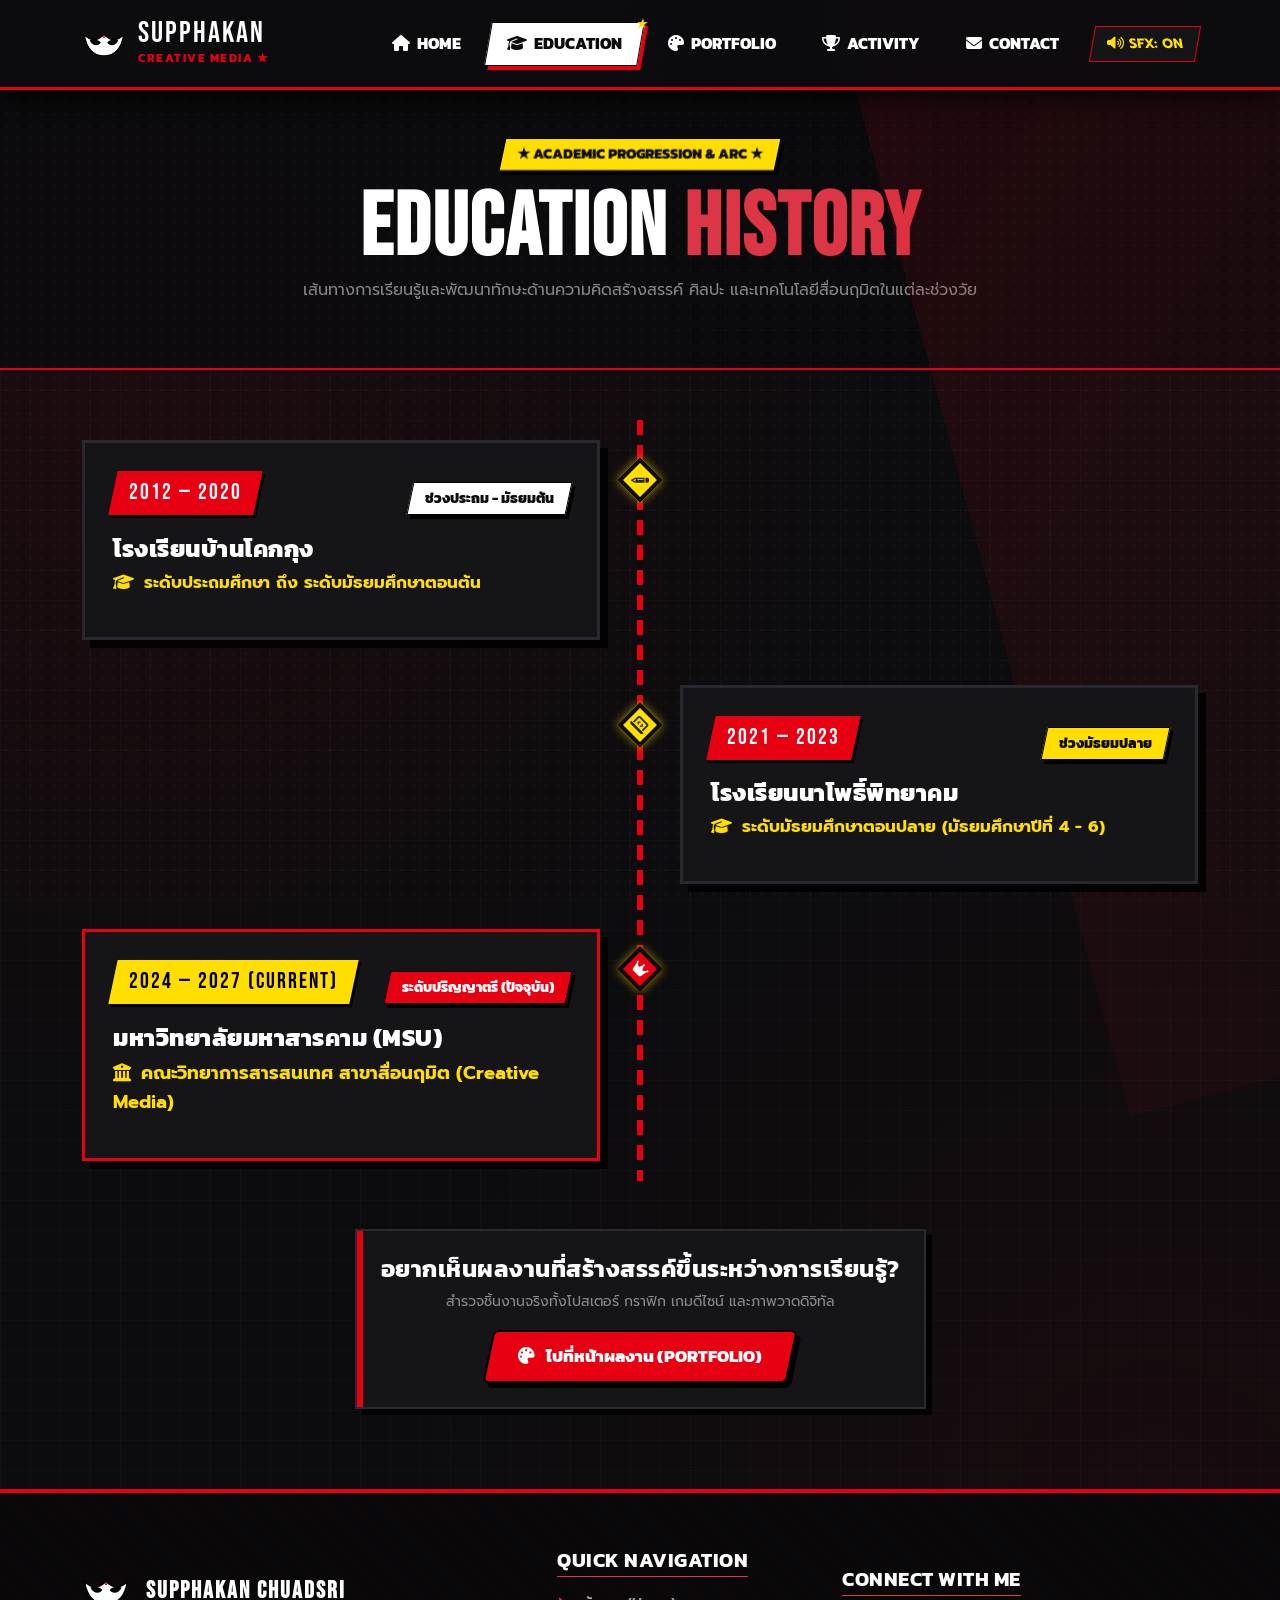
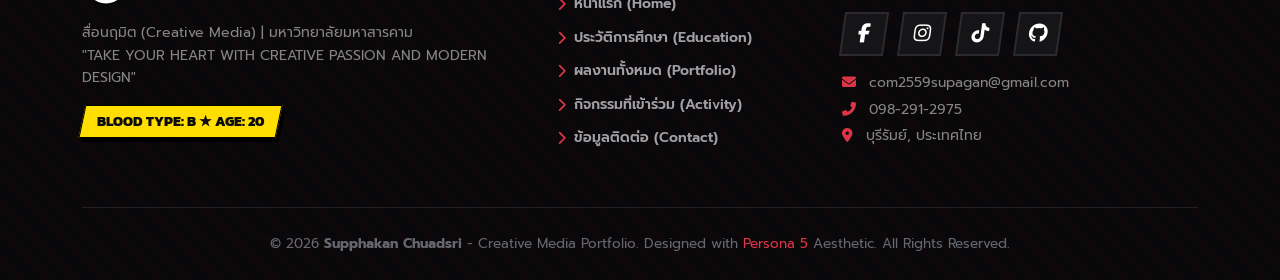
<file: education.html>
<!DOCTYPE html>
<html lang="th">
<head>
  <meta charset="UTF-8">
  <meta name="viewport" content="width=device-width, initial-scale=1.0">
  <title>Education History | Supphakan Chuadsri - Persona 5 Theme</title>
  <meta name="description" content="ประวัติการศึกษาทุกระดับของ Supphakan Chuadsri - สาขาสื่อนฤมิต (Creative Media) มหาวิทยาลัยมหาสารคาม">
  
  <!-- Bootstrap 5 CSS -->
  <link href="https://cdn.jsdelivr.net/npm/bootstrap@5.3.3/dist/css/bootstrap.min.css" rel="stylesheet">
  
  <!-- Font Awesome 6 -->
  <link rel="stylesheet" href="https://cdnjs.cloudflare.com/ajax/libs/font-awesome/6.5.1/css/all.min.css">
  
  <!-- Google Fonts -->
  <link rel="preconnect" href="https://fonts.googleapis.com">
  <link rel="preconnect" href="https://fonts.gstatic.com" crossorigin>
  <link href="https://fonts.googleapis.com/css2?family=Bebas+Neue&family=Kanit:ital,wght@0,300;0,400;0,600;0,800;0,900;1,700;1,900&family=Prompt:ital,wght@0,300;0,400;0,600;0,700;1,400&display=swap" rel="stylesheet">
  
  <!-- Custom Persona 5 Stylesheet -->
  <link rel="stylesheet" href="assets/css/style.css">
</head>
<body>

  <!-- Halftone Dot Texture Background -->
  <div class="halftone-bg"></div>
  <div class="p5-slash-bg"></div>

  <!-- ========================================================================
       NAVIGATION BAR
       ======================================================================== -->
  <header>
    <nav class="navbar navbar-expand-lg p5-navbar">
      <div class="container">
        <!-- Brand / Persona Mask Logo -->
        <a class="navbar-brand navbar-brand-p5" href="index.html">
          <img src="assets/images/phantom-mask.svg" alt="Phantom Mask Logo" class="brand-mask-logo">
          <div class="brand-text">
            <span class="brand-name">SUPPHAKAN</span>
            <span class="brand-sub">CREATIVE MEDIA ★</span>
          </div>
        </a>

        <!-- Mobile Menu Toggle Button -->
        <button class="navbar-toggler p5-toggler" type="button" data-bs-toggle="collapse" data-bs-target="#p5NavbarContent" aria-controls="p5NavbarContent" aria-expanded="false" aria-label="Toggle navigation">
          <i class="fas fa-bars fa-lg text-white"></i>
        </button>

        <!-- Nav Items -->
        <div class="collapse navbar-collapse justify-content-end" id="p5NavbarContent">
          <ul class="navbar-nav mb-2 mb-lg-0 align-items-lg-center">
            <li class="nav-item p5-nav-item">
              <a class="nav-link p5-nav-link" href="index.html">
                <span><i class="fas fa-home me-1"></i> HOME</span>
              </a>
            </li>
            <li class="nav-item p5-nav-item">
              <a class="nav-link p5-nav-link active" href="education.html">
                <span><i class="fas fa-graduation-cap me-1"></i> EDUCATION</span>
              </a>
            </li>
            <li class="nav-item p5-nav-item">
              <a class="nav-link p5-nav-link" href="portfolio.html">
                <span><i class="fas fa-palette me-1"></i> PORTFOLIO</span>
              </a>
            </li>
            <li class="nav-item p5-nav-item">
              <a class="nav-link p5-nav-link" href="activity.html">
                <span><i class="fas fa-trophy me-1"></i> ACTIVITY</span>
              </a>
            </li>
            <li class="nav-item p5-nav-item">
              <a class="nav-link p5-nav-link" href="contact.html">
                <span><i class="fas fa-envelope me-1"></i> CONTACT</span>
              </a>
            </li>
            <!-- Sound Effect Toggle Button -->
            <li class="nav-item mt-3 mt-lg-0">
              <button id="sfxToggleBtn" class="sfx-toggle-btn" title="เปิด/ปิด เสียงเอฟเฟกต์ Persona 5 UI">
                <span><i class="fas fa-volume-high me-1"></i> <span class="sfx-label">SFX: ON</span></span>
              </button>
            </li>
          </ul>
        </div>
      </div>
    </nav>
  </header>

  <!-- ========================================================================
       PAGE HEADER BANNER
       ======================================================================== -->
  <main>
    <section class="py-5" style="border-bottom: 2px solid var(--p5-red); background: rgba(10, 10, 12, 0.85);">
      <div class="container text-center">
        <div class="p5-badge p5-badge-yellow mb-3">
          <span>★ ACADEMIC PROGRESSION & ARC ★</span>
        </div>
        <h1 class="p5-display-title text-white mb-2">
          EDUCATION <span class="text-danger">HISTORY</span>
        </h1>
        <p class="text-white-50 max-w-600 mx-auto">
          เส้นทางการเรียนรู้และพัฒนาทักษะด้านความคิดสร้างสรรค์ ศิลปะ และเทคโนโลยีสื่อนฤมิตในแต่ละช่วงวัย
        </p>
      </div>
    </section>

    <!-- ========================================================================
       EDUCATION TIMELINE (PERSONA 5 CHRONICLES)
       ======================================================================== -->
    <section class="education-section">
      <div class="container">
        
        <div class="p5-timeline">

          <!-- TIMELINE ITEM 1: Primary to Junior High School -->
          <div class="timeline-item">
            <div class="timeline-dot">
              <i class="fas fa-pencil-alt text-dark small"></i>
            </div>
            <div class="timeline-content">
              <div class="d-flex justify-content-between align-items-center flex-wrap gap-2 mb-2">
                <span class="timeline-year-badge">
                  <span>2012 — 2020</span>
                </span>
                <span class="p5-badge p5-badge-white"><span>ช่วงประถม - มัธยมต้น</span></span>
              </div>

              <h3 class="timeline-school-name">โรงเรียนบ้านโคกกุง</h3>
              <div class="timeline-level">
                <i class="fas fa-graduation-cap me-1"></i> ระดับประถมศึกษา ถึง ระดับมัธยมศึกษาตอนต้น
              </div>

              

              <div class="d-flex flex-wrap gap-2">
                
              </div>
            </div>
          </div>

          <!-- TIMELINE ITEM 2: Senior High School -->
          <div class="timeline-item">
            <div class="timeline-dot">
              <i class="fas fa-laptop-code text-dark small"></i>
            </div>
            <div class="timeline-content">
              <div class="d-flex justify-content-between align-items-center flex-wrap gap-2 mb-2">
                <span class="timeline-year-badge">
                  <span>2021 — 2023</span>
                </span>
                <span class="p5-badge p5-badge-yellow"><span>ช่วงมัธยมปลาย</span></span>
              </div>

              <h3 class="timeline-school-name">โรงเรียนนาโพธิ์พิทยาคม</h3>
              <div class="timeline-level">
                <i class="fas fa-graduation-cap me-1"></i> ระดับมัธยมศึกษาตอนปลาย (มัธยมศึกษาปีที่ 4 - 6)
              </div>

             

              <div class="d-flex flex-wrap gap-2">
               
              </div>
            </div>
          </div>

          <!-- TIMELINE ITEM 3: University (Current) -->
          <div class="timeline-item">
            <div class="timeline-dot" style="background: var(--p5-red); color: white;">
              <i class="fas fa-crown text-white small"></i>
            </div>
            <div class="timeline-content" style="border-color: var(--p5-red);">
              <div class="d-flex justify-content-between align-items-center flex-wrap gap-2 mb-2">
                <span class="timeline-year-badge" style="background: var(--p5-yellow); color: #000;">
                  <span>2024 — 2027 (CURRENT)</span>
                </span>
                <span class="p5-badge"><span>ระดับปริญญาตรี (ปัจจุบัน)</span></span>
              </div>

              <h3 class="timeline-school-name text-white">
                มหาวิทยาลัยมหาสารคาม (MSU)
              </h3>
              <div class="timeline-level" style="color: var(--p5-yellow); font-size: 1.15rem;">
                <i class="fas fa-university me-1"></i> คณะวิทยาการสารสนเทศ สาขาสื่อนฤมิต (Creative Media)
              </div>

             

              <!-- Course / Focus Areas Grid -->
             

              <div class="d-flex flex-wrap gap-2">
               
              </div>
            </div>
          </div>

        </div>

        <!-- Next Action Card -->
        <div class="text-center mt-5">
          <div class="p-4 p5-card d-inline-block">
            <h4 class="text-white fw-bold mb-2">อยากเห็นผลงานที่สร้างสรรค์ขึ้นระหว่างการเรียนรู้?</h4>
            <p class="text-white-50 small mb-3">สำรวจชิ้นงานจริงทั้งโปสเตอร์ กราฟิก เกมดีไซน์ และภาพวาดดิจิทัล</p>
            <a href="portfolio.html" class="btn btn-p5">
              <span><i class="fas fa-palette me-2"></i> ไปที่หน้าผลงาน (Portfolio)</span>
            </a>
          </div>
        </div>

      </div>
    </section>
  </main>

  <!-- ========================================================================
       FOOTER (Standardized across all pages)
       ======================================================================== -->
  <footer class="p5-footer">
    <div class="container position-relative">
      <div class="row g-4 align-items-center">
        
        <!-- Left: Brand & Motto -->
        <div class="col-lg-5 text-center text-lg-start">
          <div class="d-flex align-items-center justify-content-center justify-content-lg-start gap-3 mb-3">
            <img src="assets/images/phantom-mask.svg" alt="Phantom Mask" style="width: 48px; height: 30px;">
            <span class="h4 mb-0 fw-bold" style="font-family: var(--font-p5-heading); letter-spacing: 2px;">SUPPHAKAN CHUADSRI</span>
          </div>
          <p class="text-white-50 small mb-3">
            สื่อนฤมิต (Creative Media) | มหาวิทยาลัยมหาสารคาม<br>
            "TAKE YOUR HEART WITH CREATIVE PASSION AND MODERN DESIGN"
          </p>
          <div class="d-flex justify-content-center justify-content-lg-start">
            <span class="p5-badge p5-badge-yellow"><span>BLOOD TYPE: B ★ AGE: 20</span></span>
          </div>
        </div>

        <!-- Center: Quick Links -->
        <div class="col-lg-3 text-center text-lg-start">
          <h5 class="text-white fw-bold mb-3 border-bottom border-danger pb-1 d-inline-block">QUICK NAVIGATION</h5>
          <ul class="footer-nav-list small">
            <li><a href="index.html"><i class="fas fa-chevron-right text-danger"></i> หน้าแรก (Home)</a></li>
            <li><a href="education.html"><i class="fas fa-chevron-right text-danger"></i> ประวัติการศึกษา (Education)</a></li>
            <li><a href="portfolio.html"><i class="fas fa-chevron-right text-danger"></i> ผลงานทั้งหมด (Portfolio)</a></li>
            <li><a href="activity.html"><i class="fas fa-chevron-right text-danger"></i> กิจกรรมที่เข้าร่วม (Activity)</a></li>
            <li><a href="contact.html"><i class="fas fa-chevron-right text-danger"></i> ข้อมูลติดต่อ (Contact)</a></li>
          </ul>
        </div>

        <!-- Right: Social Links & Contact Summary -->
        <div class="col-lg-4 text-center text-lg-start">
          <h5 class="text-white fw-bold mb-3 border-bottom border-danger pb-1 d-inline-block">CONNECT WITH ME</h5>
          <div class="mb-3">
            <a href="https://www.facebook.com" target="_blank" class="footer-social-link" title="Facebook: Kan Suppha">
              <i class="fab fa-facebook-f"></i>
            </a>
            <a href="https://www.instagram.com/benfil._.mmmmmmmmmmmmmmmmmmmmm" target="_blank" class="footer-social-link" title="IG: benfil._.mmmmmmmmmmmmmmmmmmmmm">
              <i class="fab fa-instagram"></i>
            </a>
            <a href="https://www.tiktok.com/@ForFilmmmmmmmmmmmmmmmmmmmm" target="_blank" class="footer-social-link" title="TikTok: ForFilmmmmmmmmmmmmmmmmmmmm">
              <i class="fab fa-tiktok"></i>
            </a>
            <a href="https://github.com/com2559supagan-dot" target="_blank" class="footer-social-link" title="GitHub">
              <i class="fab fa-github"></i>
            </a>
          </div>
          <p class="text-white-50 small mb-1">
            <i class="fas fa-envelope text-danger me-2"></i> com2559supagan@gmail.com
          </p>
          <p class="text-white-50 small mb-1">
            <i class="fas fa-phone-alt text-danger me-2"></i> 098-291-2975
          </p>
          <p class="text-white-50 small mb-0">
            <i class="fas fa-map-marker-alt text-danger me-2"></i> บุรีรัมย์, ประเทศไทย
          </p>
        </div>

      </div>

      <!-- Copyright Bar -->
      <div class="footer-bottom">
        <p class="mb-0">
          &copy; 2026 <strong>Supphakan Chuadsri</strong> - Creative Media Portfolio. Designed with 
          <span class="text-danger">Persona 5</span> Aesthetic. All Rights Reserved.
        </p>
      </div>

    </div>
  </footer>

  <!-- Bootstrap 5 JS Bundle -->
  <script src="https://cdn.jsdelivr.net/npm/bootstrap@5.3.3/dist/js/bootstrap.bundle.min.js"></script>
  <!-- Custom JS -->
  <script src="assets/js/main.js"></script>
</body>
</html>
</file>
<file: assets/css/style.css>
/* ==========================================================================
   PERSONA 5 THEME PORTFOLIO - MAIN STYLESHEET
   Author: Supphakan Chuadsri (Creative Media Designer)
   Theme: Game Persona 5 / Phantom Thieves of Hearts Aesthetic
   ========================================================================== */

/* --------------------------------------------------------------------------
   1. Google Fonts & CSS Custom Properties (Variables)
   -------------------------------------------------------------------------- */
@import url('https://fonts.googleapis.com/css2?family=Bebas+Neue&family=Kanit:ital,wght@0,300;0,400;0,600;0,800;0,900;1,700;1,900&family=Prompt:ital,wght@0,300;0,400;0,600;0,700;1,400&display=swap');

:root {
  --p5-red: #e60012;
  --p5-red-dark: #b8000e;
  --p5-red-glow: rgba(230, 0, 18, 0.4);
  --p5-black: #0c0c0e;
  --p5-black-card: #151518;
  --p5-black-card-light: #202025;
  --p5-white: #ffffff;
  --p5-yellow: #ffde00;
  --p5-gray: #a0a0a5;
  --p5-gray-dark: #2a2a30;
  --font-p5-heading: 'Bebas Neue', 'Kanit', sans-serif;
  --font-thai: 'Kanit', sans-serif;
  --font-body: 'Prompt', 'Kanit', sans-serif;
  --transition-fast: 0.2s cubic-bezier(0.2, 0, 0, 1);
  --transition-bounce: 0.35s cubic-bezier(0.175, 0.885, 0.32, 1.275);
}

/* --------------------------------------------------------------------------
   2. Global Reset & Base Styling
   -------------------------------------------------------------------------- */
* {
  margin: 0;
  padding: 0;
  box-sizing: border-box;
}

body {
  font-family: var(--font-body);
  background-color: var(--p5-black);
  color: var(--p5-white);
  min-height: 100vh;
  overflow-x: hidden;
  position: relative;
  line-height: 1.6;
  background-image: 
    radial-gradient(circle at 10% 20%, rgba(230, 0, 18, 0.08) 0%, transparent 40%),
    radial-gradient(circle at 90% 80%, rgba(230, 0, 18, 0.05) 0%, transparent 40%),
    linear-gradient(rgba(255, 255, 255, 0.02) 1px, transparent 1px),
    linear-gradient(90deg, rgba(255, 255, 255, 0.02) 1px, transparent 1px);
  background-size: 100% 100%, 100% 100%, 30px 30px, 30px 30px;
}

/* Halftone dots texture effect */
.halftone-bg {
  position: fixed;
  top: 0;
  left: 0;
  width: 100%;
  height: 100%;
  pointer-events: none;
  z-index: 0;
  opacity: 0.04;
  background-image: radial-gradient(#ffffff 1.5px, transparent 1.5px);
  background-size: 12px 12px;
}

/* Red speedslash decorative strip in background */
.p5-slash-bg {
  position: fixed;
  top: -20%;
  right: -10%;
  width: 35vw;
  height: 140vh;
  background: linear-gradient(135deg, rgba(230, 0, 18, 0.12) 0%, rgba(230, 0, 18, 0.02) 100%);
  transform: rotate(-15deg);
  pointer-events: none;
  z-index: 0;
}

a {
  text-decoration: none;
  color: inherit;
  transition: var(--transition-fast);
}

img {
  max-width: 100%;
  height: auto;
  display: block;
}

/* Typography Overrides */
h1, h2, h3, h4, h5, h6 {
  font-family: var(--font-thai);
  font-weight: 800;
  letter-spacing: 0.5px;
}

.p5-display-title {
  font-family: var(--font-p5-heading);
  font-size: clamp(3rem, 7vw, 5.5rem);
  line-height: 0.95;
  letter-spacing: 2px;
  text-transform: uppercase;
}

.p5-subtitle {
  font-family: var(--font-thai);
  font-weight: 700;
  text-transform: uppercase;
  color: var(--p5-red);
  letter-spacing: 2px;
}

/* --------------------------------------------------------------------------
   3. Persona 5 Specific Design Elements
   -------------------------------------------------------------------------- */

/* Angled Badge / Stamp */
.p5-badge {
  display: inline-block;
  padding: 4px 14px;
  background-color: var(--p5-red);
  color: var(--p5-white);
  font-family: var(--font-thai);
  font-weight: 800;
  font-size: 0.9rem;
  text-transform: uppercase;
  transform: skewX(-12deg);
  box-shadow: 4px 4px 0px #000;
  border: 1px solid #000;
}
.p5-badge span {
  display: inline-block;
  transform: skewX(12deg);
}

.p5-badge-yellow {
  background-color: var(--p5-yellow);
  color: var(--p5-black);
}

.p5-badge-white {
  background-color: var(--p5-white);
  color: var(--p5-black);
}

/* P5 Slanted Title Ribbon */
.p5-ribbon-title {
  display: inline-flex;
  align-items: center;
  gap: 12px;
  background-color: var(--p5-black);
  border: 3px solid var(--p5-red);
  padding: 8px 24px;
  transform: skewX(-10deg);
  box-shadow: 8px 8px 0px var(--p5-red);
  margin-bottom: 25px;
}
.p5-ribbon-title .inner {
  transform: skewX(10deg);
  display: flex;
  align-items: center;
  gap: 10px;
}

/* P5 Cutout / Angled Card Container */
.p5-card {
  background: var(--p5-black-card);
  border: 2px solid var(--p5-gray-dark);
  position: relative;
  transition: all var(--transition-bounce);
  box-shadow: 6px 6px 0px rgba(0, 0, 0, 0.8);
}
.p5-card::before {
  content: '';
  position: absolute;
  top: 0;
  left: 0;
  width: 6px;
  height: 100%;
  background-color: var(--p5-red);
  transition: var(--transition-fast);
}
.p5-card:hover {
  transform: translateY(-6px) scale(1.01);
  border-color: var(--p5-red);
  box-shadow: 10px 10px 0px var(--p5-red);
}

/* Persona 5 Dynamic Button */
.btn-p5 {
  display: inline-flex;
  align-items: center;
  justify-content: center;
  gap: 10px;
  padding: 12px 28px;
  font-family: var(--font-thai);
  font-weight: 800;
  font-size: 1.05rem;
  text-transform: uppercase;
  color: var(--p5-white);
  background-color: var(--p5-red);
  border: 2px solid #000;
  transform: skewX(-12deg);
  box-shadow: 5px 5px 0px #000;
  cursor: pointer;
  transition: all var(--transition-bounce);
  position: relative;
  overflow: hidden;
}
.btn-p5 > * {
  transform: skewX(12deg);
}
.btn-p5:hover {
  background-color: var(--p5-white);
  color: var(--p5-black);
  box-shadow: 7px 7px 0px var(--p5-yellow);
  transform: skewX(-12deg) translate(-2px, -2px);
}
.btn-p5:active {
  transform: skewX(-12deg) translate(2px, 2px);
  box-shadow: 2px 2px 0px #000;
}

.btn-p5-outline {
  background-color: transparent;
  color: var(--p5-white);
  border: 2px solid var(--p5-red);
  box-shadow: 5px 5px 0px var(--p5-red);
}
.btn-p5-outline:hover {
  background-color: var(--p5-red);
  color: var(--p5-white);
  box-shadow: 7px 7px 0px #fff;
}

/* Star bullet */
.p5-star {
  color: var(--p5-yellow);
  font-size: 1.1em;
  margin-right: 4px;
}

/* --------------------------------------------------------------------------
   4. Navbar Navigation (Persona 5 Slanted Nav)
   -------------------------------------------------------------------------- */
.p5-navbar {
  background: rgba(12, 12, 14, 0.94);
  backdrop-filter: blur(12px);
  border-bottom: 3px solid var(--p5-red);
  padding: 14px 0;
  position: sticky;
  top: 0;
  z-index: 1050;
  box-shadow: 0 8px 24px rgba(0, 0, 0, 0.7);
}

.navbar-brand-p5 {
  display: flex;
  align-items: center;
  gap: 12px;
}
.brand-mask-logo {
  width: 44px;
  height: 28px;
  object-fit: contain;
  transition: transform var(--transition-bounce);
}
.navbar-brand-p5:hover .brand-mask-logo {
  transform: rotate(-10deg) scale(1.15);
}
.brand-text {
  display: flex;
  flex-direction: column;
}
.brand-name {
  font-family: var(--font-p5-heading);
  font-size: 1.85rem;
  letter-spacing: 2px;
  line-height: 1;
  color: var(--p5-white);
}
.brand-sub {
  font-family: var(--font-thai);
  font-size: 0.75rem;
  font-weight: 700;
  color: var(--p5-red);
  letter-spacing: 1.5px;
  text-transform: uppercase;
}

/* Slanted Menu Links */
.p5-nav-item {
  position: relative;
  margin: 0 4px;
}
.p5-nav-link {
  font-family: var(--font-thai);
  font-weight: 800;
  font-size: 1rem;
  text-transform: uppercase;
  color: var(--p5-white) !important;
  padding: 8px 18px !important;
  transform: skewX(-10deg);
  transition: all var(--transition-fast);
  position: relative;
  display: inline-block;
  border: 1px solid transparent;
}
.p5-nav-link span {
  display: inline-block;
  transform: skewX(10deg);
}
.p5-nav-link:hover {
  background-color: var(--p5-red);
  color: var(--p5-white) !important;
  box-shadow: 4px 4px 0px #000;
  border-color: #000;
}
.p5-nav-link.active {
  background-color: var(--p5-white);
  color: var(--p5-black) !important;
  box-shadow: 4px 4px 0px var(--p5-red);
  border-color: #000;
}
.p5-nav-link.active::after {
  content: '★';
  position: absolute;
  top: -8px;
  right: -4px;
  font-size: 12px;
  color: var(--p5-yellow);
}

/* Sound Effect Toggler */
.sfx-toggle-btn {
  background: var(--p5-black-card);
  border: 1px solid var(--p5-red);
  color: var(--p5-yellow);
  font-size: 0.85rem;
  font-weight: bold;
  padding: 6px 14px;
  transform: skewX(-10deg);
  cursor: pointer;
  transition: var(--transition-fast);
  margin-left: 10px;
}
.sfx-toggle-btn span {
  transform: skewX(10deg);
  display: inline-block;
}
.sfx-toggle-btn:hover {
  background: var(--p5-red);
  color: #fff;
}

/* Mobile Hamburger Menu */
.p5-toggler {
  border: 2px solid var(--p5-red);
  background: var(--p5-black);
  color: var(--p5-white);
  padding: 8px 12px;
  transform: skewX(-8deg);
}
.p5-toggler:focus {
  box-shadow: 0 0 0 3px var(--p5-red-glow);
}

/* --------------------------------------------------------------------------
   5. Hero Section (Home Page)
   -------------------------------------------------------------------------- */
.hero-section {
  padding: 70px 0 90px;
  position: relative;
  z-index: 1;
}

.hero-calling-card-badge {
  display: inline-flex;
  align-items: center;
  gap: 8px;
  background: var(--p5-red);
  color: #fff;
  font-family: var(--font-p5-heading);
  font-size: 1.3rem;
  letter-spacing: 2px;
  padding: 6px 20px;
  transform: skewX(-12deg);
  box-shadow: 5px 5px 0px #000;
  margin-bottom: 20px;
}
.hero-calling-card-badge span {
  transform: skewX(12deg);
}

.hero-name-hero {
  font-family: var(--font-p5-heading);
  font-size: clamp(3.5rem, 8vw, 6.2rem);
  line-height: 0.9;
  letter-spacing: 2px;
  text-shadow: 4px 4px 0px var(--p5-red);
  margin-bottom: 12px;
}

.hero-role-badge {
  background: #fff;
  color: #000;
  padding: 6px 18px;
  font-weight: 900;
  font-size: 1.15rem;
  display: inline-block;
  transform: skewX(-10deg);
  box-shadow: 4px 4px 0px var(--p5-red);
  margin-bottom: 24px;
}
.hero-role-badge span {
  transform: skewX(10deg);
  display: inline-block;
}

.hero-bio-lead {
  font-size: 1.15rem;
  color: #d8d8de;
  max-width: 580px;
  margin-bottom: 30px;
  line-height: 1.8;
}

/* Persona 5 Profile Photo Frame */
.p5-avatar-wrapper {
  position: relative;
  max-width: 420px;
  margin: 0 auto;
}
.p5-avatar-frame {
  position: relative;
  background: var(--p5-black);
  border: 5px solid #fff;
  box-shadow: 15px 15px 0px var(--p5-red), 20px 20px 0px #000;
  transform: rotate(2deg);
  overflow: hidden;
  transition: transform var(--transition-bounce);
}
.p5-avatar-frame:hover {
  transform: rotate(-1deg) scale(1.02);
}
.p5-avatar-frame img {
  width: 100%;
  height: 460px;
  object-fit: cover;
  object-position: center top;
  filter: contrast(1.05) saturate(1.1);
  transition: transform 0.4s ease;
}
.p5-avatar-frame:hover img {
  transform: scale(1.05);
}

.p5-avatar-badge-bottom {
  position: absolute;
  bottom: -15px;
  left: 20px;
  background: var(--p5-yellow);
  color: #000;
  font-family: var(--font-thai);
  font-weight: 900;
  font-size: 1rem;
  padding: 8px 20px;
  transform: skewX(-12deg) rotate(-4deg);
  box-shadow: 4px 4px 0px #000;
  z-index: 2;
}
.p5-avatar-badge-bottom span {
  transform: skewX(12deg);
  display: inline-block;
}

/* Persona 5 HUD / Stats Widget */
.p5-hud-container {
  background: var(--p5-black-card);
  border: 3px solid var(--p5-red);
  padding: 24px;
  position: relative;
  box-shadow: 8px 8px 0px #000;
  transform: skewX(-4deg);
}
.p5-hud-inner {
  transform: skewX(4deg);
}
.p5-hud-header {
  display: flex;
  justify-content: space-between;
  align-items: center;
  border-bottom: 2px dashed var(--p5-gray-dark);
  padding-bottom: 12px;
  margin-bottom: 18px;
}
.p5-stat-row {
  display: flex;
  align-items: center;
  justify-content: space-between;
  margin-bottom: 12px;
  font-size: 0.95rem;
}
.p5-stat-label {
  color: var(--p5-gray);
  font-weight: 600;
}
.p5-stat-val {
  font-weight: 800;
  color: #fff;
}
.p5-meter {
  height: 10px;
  background: #25252a;
  border: 1px solid #444;
  position: relative;
  overflow: hidden;
  margin-top: 4px;
}
.p5-meter-fill-hp {
  height: 100%;
  width: 95%;
  background: linear-gradient(90deg, #ff4d4d, #e60012);
}
.p5-meter-fill-sp {
  height: 100%;
  width: 88%;
  background: linear-gradient(90deg, #ffd700, #ff9900);
}

/* --------------------------------------------------------------------------
   6. Education Page Styles (School Life / Arc Progression)
   -------------------------------------------------------------------------- */
.education-section {
  padding: 50px 0 80px;
  position: relative;
  z-index: 1;
}

.p5-timeline {
  position: relative;
  padding: 20px 0;
}
.p5-timeline::before {
  content: '';
  position: absolute;
  top: 0;
  left: 30px;
  height: 100%;
  width: 6px;
  background: repeating-linear-gradient(
    to bottom,
    var(--p5-red) 0px,
    var(--p5-red) 15px,
    var(--p5-black) 15px,
    var(--p5-black) 25px
  );
}

@media (min-width: 768px) {
  .p5-timeline::before {
    left: 50%;
    transform: translateX(-50%);
  }
}

.timeline-item {
  position: relative;
  margin-bottom: 45px;
}
.timeline-item:last-child {
  margin-bottom: 0;
}

.timeline-dot {
  position: absolute;
  top: 24px;
  left: 17px;
  width: 32px;
  height: 32px;
  background: var(--p5-yellow);
  border: 4px solid var(--p5-black);
  transform: rotate(45deg);
  display: flex;
  align-items: center;
  justify-content: center;
  z-index: 2;
  box-shadow: 0 0 10px rgba(255, 222, 0, 0.6);
}
@media (min-width: 768px) {
  .timeline-dot {
    left: 50%;
    transform: translateX(-50%) rotate(45deg);
  }
}

.timeline-content {
  margin-left: 65px;
  background: var(--p5-black-card);
  border: 3px solid #282830;
  padding: 28px;
  box-shadow: 8px 8px 0px rgba(0,0,0,0.8);
  position: relative;
  transition: all var(--transition-bounce);
}
@media (min-width: 768px) {
  .timeline-item:nth-child(odd) .timeline-content {
    margin-left: 0;
    margin-right: calc(50% + 40px);
  }
  .timeline-item:nth-child(even) .timeline-content {
    margin-left: calc(50% + 40px);
  }
}

.timeline-content:hover {
  border-color: var(--p5-red);
  transform: translateY(-5px);
  box-shadow: 10px 10px 0px var(--p5-red);
}

.timeline-year-badge {
  display: inline-block;
  background: var(--p5-red);
  color: #fff;
  font-family: var(--font-p5-heading);
  font-size: 1.4rem;
  letter-spacing: 2px;
  padding: 4px 16px;
  transform: skewX(-12deg);
  margin-bottom: 12px;
  box-shadow: 3px 3px 0px #000;
}
.timeline-year-badge span {
  display: inline-block;
  transform: skewX(12deg);
}

.timeline-school-name {
  font-size: 1.5rem;
  font-weight: 800;
  color: #fff;
  margin-bottom: 6px;
}

.timeline-level {
  color: var(--p5-yellow);
  font-weight: 700;
  font-size: 1.05rem;
  margin-bottom: 12px;
}

/* --------------------------------------------------------------------------
   7. Portfolio Page Styles (Creative Gallery)
   -------------------------------------------------------------------------- */
.portfolio-section {
  padding: 50px 0 80px;
  position: relative;
  z-index: 1;
}

/* Filter Buttons */
.portfolio-filters {
  display: flex;
  flex-wrap: wrap;
  gap: 12px;
  margin-bottom: 40px;
  justify-content: center;
}

.filter-btn {
  background: var(--p5-black-card);
  border: 2px solid var(--p5-gray-dark);
  color: #fff;
  font-family: var(--font-thai);
  font-weight: 800;
  font-size: 1rem;
  padding: 8px 22px;
  transform: skewX(-10deg);
  cursor: pointer;
  transition: all var(--transition-fast);
  box-shadow: 4px 4px 0px #000;
}
.filter-btn span {
  display: inline-block;
  transform: skewX(10deg);
}
.filter-btn:hover {
  background: var(--p5-red);
  border-color: #000;
  color: #fff;
  transform: skewX(-10deg) translateY(-2px);
  box-shadow: 6px 6px 0px #000;
}
.filter-btn.active {
  background: var(--p5-white);
  color: var(--p5-black);
  border-color: var(--p5-red);
  box-shadow: 6px 6px 0px var(--p5-red);
}

/* Portfolio Card */
.portfolio-grid-item {
  transition: transform 0.3s ease, opacity 0.3s ease;
}

.portfolio-card {
  background: var(--p5-black-card);
  border: 3px solid #222228;
  overflow: hidden;
  position: relative;
  height: 100%;
  display: flex;
  flex-direction: column;
  transition: all var(--transition-bounce);
  box-shadow: 6px 6px 0px rgba(0, 0, 0, 0.9);
}
.portfolio-card:hover {
  transform: translateY(-8px) scale(1.01);
  border-color: var(--p5-red);
  box-shadow: 10px 10px 0px var(--p5-red);
}

.portfolio-img-wrap {
  position: relative;
  width: 100%;
  height: 270px;
  overflow: hidden;
  background: #000;
}
.portfolio-img-wrap img {
  width: 100%;
  height: 100%;
  object-fit: cover;
  transition: transform 0.4s ease, filter 0.4s ease;
}
.portfolio-card:hover .portfolio-img-wrap img {
  transform: scale(1.08);
}

.portfolio-overlay {
  position: absolute;
  top: 0;
  left: 0;
  width: 100%;
  height: 100%;
  background: linear-gradient(135deg, rgba(230, 0, 18, 0.85) 0%, rgba(0, 0, 0, 0.85) 100%);
  opacity: 0;
  display: flex;
  flex-direction: column;
  align-items: center;
  justify-content: center;
  gap: 12px;
  transition: opacity 0.3s ease;
}
.portfolio-card:hover .portfolio-overlay {
  opacity: 1;
}

.portfolio-info {
  padding: 20px;
  flex-grow: 1;
  display: flex;
  flex-direction: column;
  justify-content: space-between;
}

.portfolio-cat-badge {
  display: inline-block;
  background: var(--p5-red);
  color: #fff;
  font-size: 0.75rem;
  font-weight: 800;
  padding: 3px 10px;
  transform: skewX(-10deg);
  margin-bottom: 8px;
}
.portfolio-cat-badge span {
  transform: skewX(10deg);
  display: inline-block;
}

.portfolio-title {
  font-size: 1.25rem;
  font-weight: 800;
  margin-bottom: 8px;
  color: #fff;
}

.portfolio-desc {
  font-size: 0.9rem;
  color: var(--p5-gray);
  line-height: 1.5;
  margin-bottom: 14px;
}

/* Lightbox Modal P5 Theme */
.modal-p5 .modal-content {
  background: var(--p5-black);
  border: 4px solid var(--p5-red);
  border-radius: 0;
  box-shadow: 12px 12px 0px #000;
  color: #fff;
}
.modal-p5 .modal-header {
  border-bottom: 2px solid var(--p5-red);
  background: var(--p5-black-card);
}
.modal-p5 .btn-close {
  filter: invert(1);
}

/* --------------------------------------------------------------------------
   8. Activity Page Styles
   -------------------------------------------------------------------------- */
.activity-section {
  padding: 50px 0 80px;
  position: relative;
  z-index: 1;
}

.activity-card {
  background: var(--p5-black-card);
  border: 3px solid #282832;
  overflow: hidden;
  height: 100%;
  display: flex;
  flex-direction: column;
  transition: all var(--transition-bounce);
  box-shadow: 7px 7px 0px rgba(0, 0, 0, 0.9);
}
.activity-card:hover {
  transform: translateY(-8px);
  border-color: var(--p5-red);
  box-shadow: 12px 12px 0px var(--p5-red);
}

.activity-img-box {
  width: 100%;
  height: 250px;
  position: relative;
  overflow: hidden;
  background: #000;
}
.activity-img-box img {
  width: 100%;
  height: 100%;
  object-fit: cover;
  transition: transform 0.4s ease;
}
.activity-card:hover .activity-img-box img {
  transform: scale(1.06);
}

.activity-body {
  padding: 24px;
  flex-grow: 1;
  display: flex;
  flex-direction: column;
}

.activity-date-badge {
  display: inline-block;
  background: var(--p5-yellow);
  color: #000;
  font-weight: 800;
  font-size: 0.8rem;
  padding: 4px 12px;
  transform: skewX(-10deg);
  margin-bottom: 12px;
}
.activity-date-badge span {
  transform: skewX(10deg);
  display: inline-block;
}

.activity-title {
  font-size: 1.35rem;
  font-weight: 800;
  margin-bottom: 12px;
  color: #fff;
}

.activity-desc {
  color: #c4c4cc;
  font-size: 0.95rem;
  line-height: 1.6;
  margin-bottom: 18px;
}

.activity-tags {
  margin-top: auto;
  display: flex;
  flex-wrap: wrap;
  gap: 6px;
}
.activity-tag {
  background: #202026;
  color: var(--p5-gray);
  border: 1px solid #363640;
  font-size: 0.75rem;
  padding: 3px 8px;
  border-radius: 2px;
}

/* --------------------------------------------------------------------------
   9. Contact Page Styles (Phantom Calling Card Theme)
   -------------------------------------------------------------------------- */
.contact-section {
  padding: 50px 0 80px;
  position: relative;
  z-index: 1;
}

.calling-card-box {
  background: linear-gradient(135deg, #e60012 0%, #aa000c 100%);
  color: #fff;
  padding: 35px;
  border: 4px solid #000;
  box-shadow: 12px 12px 0px #000;
  transform: rotate(-1deg);
  margin-bottom: 30px;
  position: relative;
}
.calling-card-box::before {
  content: 'TAKE YOUR HEART';
  position: absolute;
  top: 15px;
  right: 25px;
  font-family: var(--font-p5-heading);
  font-size: 2.2rem;
  color: rgba(255, 255, 255, 0.2);
  letter-spacing: 2px;
}

.contact-method-card {
  background: var(--p5-black-card);
  border: 2px solid #2a2a34;
  padding: 20px;
  display: flex;
  align-items: center;
  gap: 18px;
  margin-bottom: 18px;
  transition: all var(--transition-bounce);
  box-shadow: 5px 5px 0px #000;
}
.contact-method-card:hover {
  transform: translateX(8px);
  border-color: var(--p5-red);
  box-shadow: 8px 8px 0px var(--p5-red);
}
.contact-icon-circle {
  width: 52px;
  height: 52px;
  background: var(--p5-red);
  color: #fff;
  border-radius: 50%;
  display: flex;
  align-items: center;
  justify-content: center;
  font-size: 1.4rem;
  flex-shrink: 0;
  border: 2px solid #000;
}
.contact-method-card:hover .contact-icon-circle {
  background: var(--p5-yellow);
  color: #000;
}

/* Persona 5 Form Input Styles */
.p5-form-control {
  background: #111115;
  border: 2px solid #33333d;
  color: #fff;
  padding: 12px 16px;
  border-radius: 0;
  font-family: var(--font-thai);
  transition: all var(--transition-fast);
}
.p5-form-control:focus {
  background: #181820;
  border-color: var(--p5-red);
  color: #fff;
  box-shadow: 0 0 0 4px var(--p5-red-glow);
  outline: none;
}
.p5-form-label {
  font-weight: 700;
  color: var(--p5-gray);
  margin-bottom: 6px;
  font-size: 0.95rem;
}

/* --------------------------------------------------------------------------
   10. Footer (Consistent across all pages)
   -------------------------------------------------------------------------- */
.p5-footer {
  background: #08080a;
  border-top: 4px solid var(--p5-red);
  padding: 55px 0 25px;
  position: relative;
  z-index: 10;
  overflow: hidden;
}
.p5-footer::before {
  content: '';
  position: absolute;
  top: 0;
  left: 0;
  width: 100%;
  height: 100%;
  background: repeating-linear-gradient(
    45deg,
    transparent,
    transparent 10px,
    rgba(230, 0, 18, 0.02) 10px,
    rgba(230, 0, 18, 0.02) 20px
  );
  pointer-events: none;
}

.footer-social-link {
  display: inline-flex;
  align-items: center;
  justify-content: center;
  width: 44px;
  height: 44px;
  background: var(--p5-black-card);
  border: 2px solid var(--p5-gray-dark);
  color: #fff;
  font-size: 1.2rem;
  margin-right: 8px;
  transform: skewX(-8deg);
  transition: all var(--transition-fast);
}
.footer-social-link:hover {
  background: var(--p5-red);
  color: #fff;
  border-color: #000;
  transform: skewX(-8deg) translateY(-4px);
  box-shadow: 4px 4px 0px #fff;
}

.footer-nav-list {
  list-style: none;
  padding: 0;
}
.footer-nav-list li {
  margin-bottom: 10px;
}
.footer-nav-list a {
  color: var(--p5-gray);
  font-weight: 600;
  transition: var(--transition-fast);
  display: inline-flex;
  align-items: center;
  gap: 8px;
}
.footer-nav-list a:hover {
  color: var(--p5-yellow);
  transform: translateX(6px);
}

.footer-bottom {
  border-top: 1px solid #1f1f26;
  padding-top: 25px;
  margin-top: 40px;
  text-align: center;
  color: #666670;
  font-size: 0.85rem;
}

/* --------------------------------------------------------------------------
   11. Animations & Sound UI Helper
   -------------------------------------------------------------------------- */
@keyframes p5Pulse {
  0% { transform: scale(1); }
  50% { transform: scale(1.04); }
  100% { transform: scale(1); }
}

.pulse-anim {
  animation: p5Pulse 2.5s infinite ease-in-out;
}

@keyframes slideInUp {
  from {
    opacity: 0;
    transform: translateY(30px);
  }
  to {
    opacity: 1;
    transform: translateY(0);
  }
}

.fade-in-up {
  animation: slideInUp 0.6s cubic-bezier(0.16, 1, 0.3, 1) forwards;
}

/* --------------------------------------------------------------------------
   12. Responsive Media Queries
   -------------------------------------------------------------------------- */
@media (max-width: 991.98px) {
  .hero-name-hero {
    font-size: 3.5rem;
  }
  .p5-display-title {
    font-size: 3.2rem;
  }
  .p5-avatar-frame {
    margin-top: 40px;
  }
  .calling-card-box::before {
    display: none;
  }
}

@media (max-width: 575.98px) {
  .hero-name-hero {
    font-size: 2.8rem;
  }
  .p5-display-title {
    font-size: 2.6rem;
  }
  .btn-p5 {
    width: 100%;
    margin-bottom: 10px;
  }
  .portfolio-filters {
    gap: 8px;
  }
  .filter-btn {
    font-size: 0.85rem;
    padding: 6px 14px;
  }
}
</file>
